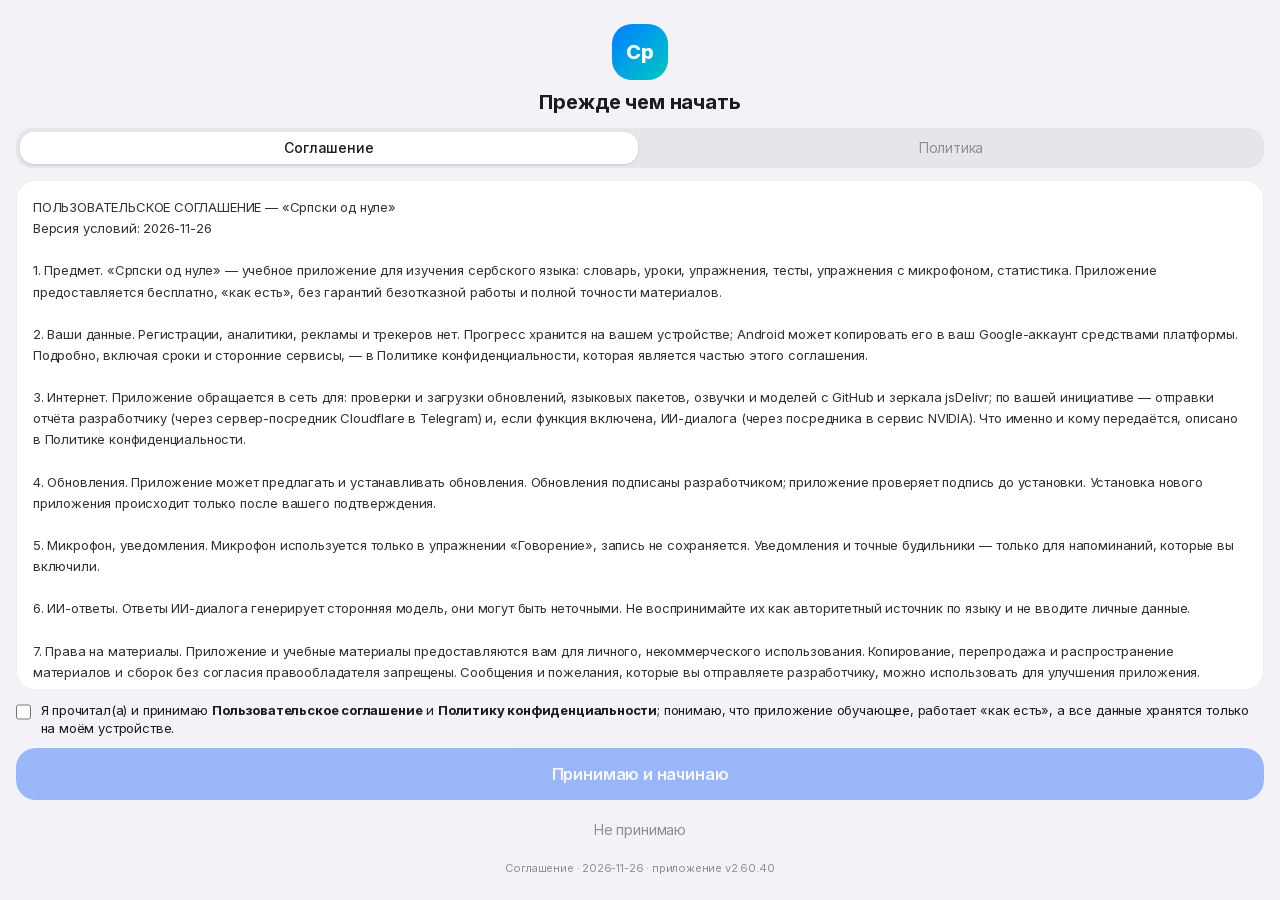
<file: index.html>
<!DOCTYPE html><!--V6xD59JabI8rD1GMH9ZsF--><html lang="ru"><head><script src="/core.js"></script><meta charSet="utf-8"/><meta name="viewport" content="width=device-width, initial-scale=1, viewport-fit=cover"/><link rel="preload" href="/_next/static/media/83afe278b6a6bb3c-s.p.3a6ba036.woff2" as="font" crossorigin="" type="font/woff2"/><link rel="preload" href="/_next/static/media/9c72aa0f40e4eef8-s.p.18a48cbc.woff2" as="font" crossorigin="" type="font/woff2"/><link rel="stylesheet" href="/_next/static/chunks/fa57aa5c4d4382da.css" data-precedence="next"/><link rel="stylesheet" href="/_next/static/chunks/13c7af4aa53c4551.css" data-precedence="next"/><link rel="preload" as="script" fetchPriority="low" href="/_next/static/chunks/e7fd00182ce2ff9a.js"/><script src="/_next/static/chunks/771dedee3f5e1621.js" async=""></script><script src="/_next/static/chunks/4790e6193dad7587.js" async=""></script><script src="/_next/static/chunks/turbopack-d7e057b972ac6b3d.js" async=""></script><script src="/_next/static/chunks/d02e7901da866a81.js" async=""></script><script src="/_next/static/chunks/5591ed0baed94843.js" async=""></script><script src="/_next/static/chunks/f795227749618145.js" async=""></script><script src="/_next/static/chunks/b1b9094c270424e2.js" async=""></script><script src="/_next/static/chunks/6f7631cae7fb743c.js" async=""></script><script src="/_next/static/chunks/c4d00bb351d0aa97.js" async=""></script><script src="/_next/static/chunks/9142010ddb8c0f4f.js" async=""></script><script src="/_next/static/chunks/afbcabed994797c7.js" async=""></script><meta name="next-size-adjust" content=""/><meta name="theme-color" media="(prefers-color-scheme: light)" content="#f2f2f7"/><meta name="theme-color" media="(prefers-color-scheme: dark)" content="#000000"/><title>Српски од нуле — учим сербский с нуля</title><meta name="description" content="Интерактивный курс сербского языка: словарь на 5001 слово, урок дня, интервальные повторения, тесты и сохранение прогресса."/><link rel="manifest" href="/manifest.webmanifest"/><meta name="keywords" content="сербский язык,изучение сербского,словарь,интервальные повторения"/><meta name="mobile-web-app-capable" content="yes"/><meta name="apple-mobile-web-app-title" content="Српски од нуле"/><meta name="apple-mobile-web-app-status-bar-style" content="default"/><link rel="icon" href="/pwa-192.png" sizes="192x192" type="image/png"/><link rel="apple-touch-icon" href="/apple-touch-icon.png" sizes="180x180" type="image/png"/><script src="/_next/static/chunks/a6dad97d9634a72d.js" noModule=""></script></head><body class="inter_a21f69b3-module___5Pz8a__variable antialiased bg-background text-foreground font-sans"><div hidden=""><!--$--><!--/$--></div><script>(function(){try{if(!('serviceWorker' in navigator)||!window.isSecureContext)return;var n=!!(window.Capacitor&&window.Capacitor.isNativePlatform&&window.Capacitor.isNativePlatform());var r=function(){navigator.serviceWorker.register('/sw.js?mode='+(n?'native':'web')).catch(function(){})};r()}catch(e){}})();</script><script>((a,b,c,d,e,f,g,h)=>{let i=document.documentElement,j=["light","dark"];function k(b){var c;(Array.isArray(a)?a:[a]).forEach(a=>{let c="class"===a,d=c&&f?e.map(a=>f[a]||a):e;c?(i.classList.remove(...d),i.classList.add(f&&f[b]?f[b]:b)):i.setAttribute(a,b)}),c=b,h&&j.includes(c)&&(i.style.colorScheme=c)}if(d)k(d);else try{let a=localStorage.getItem(b)||c,d=g&&"system"===a?window.matchMedia("(prefers-color-scheme: dark)").matches?"dark":"light":a;k(d)}catch(a){}})("class","theme","light",null,["light","dark"],null,false,true)</script><!--$--><!--/$--><section aria-label="Notifications alt+T" tabindex="-1" aria-live="polite" aria-relevant="additions text" aria-atomic="false" data-react-aria-top-layer="true"></section><script src="/_next/static/chunks/e7fd00182ce2ff9a.js" id="_R_" async=""></script><script>(self.__next_f=self.__next_f||[]).push([0])</script><script>self.__next_f.push([1,"1:\"$Sreact.fragment\"\n2:I[27423,[\"/_next/static/chunks/d02e7901da866a81.js\",\"/_next/static/chunks/5591ed0baed94843.js\"],\"ThemeProvider\"]\n3:I[39756,[\"/_next/static/chunks/f795227749618145.js\"],\"default\"]\n4:I[37457,[\"/_next/static/chunks/f795227749618145.js\"],\"default\"]\n5:I[13354,[\"/_next/static/chunks/d02e7901da866a81.js\",\"/_next/static/chunks/5591ed0baed94843.js\"],\"Toaster\"]\n6:I[47257,[\"/_next/static/chunks/f795227749618145.js\"],\"ClientPageRoot\"]\n7:I[52683,[\"/_next/static/chunks/d02e7901da866a81.js\",\"/_next/static/chunks/5591ed0baed94843.js\",\"/_next/static/chunks/b1b9094c270424e2.js\",\"/_next/static/chunks/6f7631cae7fb743c.js\",\"/_next/static/chunks/c4d00bb351d0aa97.js\",\"/_next/static/chunks/9142010ddb8c0f4f.js\",\"/_next/static/chunks/afbcabed994797c7.js\"],\"default\"]\na:I[97367,[\"/_next/static/chunks/f795227749618145.js\"],\"OutletBoundary\"]\nb:\"$Sreact.suspense\"\nd:I[97367,[\"/_next/static/chunks/f795227749618145.js\"],\"ViewportBoundary\"]\nf:I[97367,[\"/_next/static/chunks/f795227749618145.js\"],\"MetadataBoundary\"]\n11:I[68027,[\"/_next/static/chunks/f795227749618145.js\"],\"default\"]\n:HL[\"/_next/static/chunks/fa57aa5c4d4382da.css\",\"style\"]\n:HL[\"/_next/static/chunks/13c7af4aa53c4551.css\",\"style\"]\n:HL[\"/_next/static/media/83afe278b6a6bb3c-s.p.3a6ba036.woff2\",\"font\",{\"crossOrigin\":\"\",\"type\":\"font/woff2\"}]\n:HL[\"/_next/static/media/9c72aa0f40e4eef8-s.p.18a48cbc.woff2\",\"font\",{\"crossOrigin\":\"\",\"type\":\"font/woff2\"}]\n"])</script><script>self.__next_f.push([1,"0:{\"P\":null,\"b\":\"V6xD59JabI8rD1GMH9ZsF\",\"c\":[\"\",\"\"],\"q\":\"\",\"i\":false,\"f\":[[[\"\",{\"children\":[\"__PAGE__\",{}]},\"$undefined\",\"$undefined\",true],[[\"$\",\"$1\",\"c\",{\"children\":[[[\"$\",\"link\",\"0\",{\"rel\":\"stylesheet\",\"href\":\"/_next/static/chunks/fa57aa5c4d4382da.css\",\"precedence\":\"next\",\"crossOrigin\":\"$undefined\",\"nonce\":\"$undefined\"}],[\"$\",\"link\",\"1\",{\"rel\":\"stylesheet\",\"href\":\"/_next/static/chunks/13c7af4aa53c4551.css\",\"precedence\":\"next\",\"crossOrigin\":\"$undefined\",\"nonce\":\"$undefined\"}],[\"$\",\"script\",\"script-0\",{\"src\":\"/_next/static/chunks/d02e7901da866a81.js\",\"async\":true,\"nonce\":\"$undefined\"}],[\"$\",\"script\",\"script-1\",{\"src\":\"/_next/static/chunks/5591ed0baed94843.js\",\"async\":true,\"nonce\":\"$undefined\"}]],[\"$\",\"html\",null,{\"lang\":\"ru\",\"suppressHydrationWarning\":true,\"children\":[\"$\",\"body\",null,{\"className\":\"inter_a21f69b3-module___5Pz8a__variable antialiased bg-background text-foreground font-sans\",\"children\":[[\"$\",\"script\",null,{\"dangerouslySetInnerHTML\":{\"__html\":\"(function(){try{if(!('serviceWorker' in navigator)||!window.isSecureContext)return;var n=!!(window.Capacitor\u0026\u0026window.Capacitor.isNativePlatform\u0026\u0026window.Capacitor.isNativePlatform());var r=function(){navigator.serviceWorker.register('/sw.js?mode='+(n?'native':'web')).catch(function(){})};r()}catch(e){}})();\"}}],[\"$\",\"$L2\",null,{\"attribute\":\"class\",\"defaultTheme\":\"light\",\"enableSystem\":false,\"disableTransitionOnChange\":true,\"children\":[[\"$\",\"$L3\",null,{\"parallelRouterKey\":\"children\",\"error\":\"$undefined\",\"errorStyles\":\"$undefined\",\"errorScripts\":\"$undefined\",\"template\":[\"$\",\"$L4\",null,{}],\"templateStyles\":\"$undefined\",\"templateScripts\":\"$undefined\",\"notFound\":[[[\"$\",\"title\",null,{\"children\":\"404: This page could not be found.\"}],[\"$\",\"div\",null,{\"style\":{\"fontFamily\":\"system-ui,\\\"Segoe UI\\\",Roboto,Helvetica,Arial,sans-serif,\\\"Apple Color Emoji\\\",\\\"Segoe UI Emoji\\\"\",\"height\":\"100vh\",\"textAlign\":\"center\",\"display\":\"flex\",\"flexDirection\":\"column\",\"alignItems\":\"center\",\"justifyContent\":\"center\"},\"children\":[\"$\",\"div\",null,{\"children\":[[\"$\",\"style\",null,{\"dangerouslySetInnerHTML\":{\"__html\":\"body{color:#000;background:#fff;margin:0}.next-error-h1{border-right:1px solid rgba(0,0,0,.3)}@media (prefers-color-scheme:dark){body{color:#fff;background:#000}.next-error-h1{border-right:1px solid rgba(255,255,255,.3)}}\"}}],[\"$\",\"h1\",null,{\"className\":\"next-error-h1\",\"style\":{\"display\":\"inline-block\",\"margin\":\"0 20px 0 0\",\"padding\":\"0 23px 0 0\",\"fontSize\":24,\"fontWeight\":500,\"verticalAlign\":\"top\",\"lineHeight\":\"49px\"},\"children\":404}],[\"$\",\"div\",null,{\"style\":{\"display\":\"inline-block\"},\"children\":[\"$\",\"h2\",null,{\"style\":{\"fontSize\":14,\"fontWeight\":400,\"lineHeight\":\"49px\",\"margin\":0},\"children\":\"This page could not be found.\"}]}]]}]}]],[]],\"forbidden\":\"$undefined\",\"unauthorized\":\"$undefined\"}],[\"$\",\"$L5\",null,{\"position\":\"top-center\",\"richColors\":true}]]}]]}]}]]}],{\"children\":[[\"$\",\"$1\",\"c\",{\"children\":[[\"$\",\"$L6\",null,{\"Component\":\"$7\",\"serverProvidedParams\":{\"searchParams\":{},\"params\":{},\"promises\":[\"$@8\",\"$@9\"]}}],[[\"$\",\"script\",\"script-0\",{\"src\":\"/_next/static/chunks/b1b9094c270424e2.js\",\"async\":true,\"nonce\":\"$undefined\"}],[\"$\",\"script\",\"script-1\",{\"src\":\"/_next/static/chunks/6f7631cae7fb743c.js\",\"async\":true,\"nonce\":\"$undefined\"}],[\"$\",\"script\",\"script-2\",{\"src\":\"/_next/static/chunks/c4d00bb351d0aa97.js\",\"async\":true,\"nonce\":\"$undefined\"}],[\"$\",\"script\",\"script-3\",{\"src\":\"/_next/static/chunks/9142010ddb8c0f4f.js\",\"async\":true,\"nonce\":\"$undefined\"}],[\"$\",\"script\",\"script-4\",{\"src\":\"/_next/static/chunks/afbcabed994797c7.js\",\"async\":true,\"nonce\":\"$undefined\"}]],[\"$\",\"$La\",null,{\"children\":[\"$\",\"$b\",null,{\"name\":\"Next.MetadataOutlet\",\"children\":\"$@c\"}]}]]}],{},null,false,false]},null,false,false],[\"$\",\"$1\",\"h\",{\"children\":[null,[\"$\",\"$Ld\",null,{\"children\":\"$Le\"}],[\"$\",\"div\",null,{\"hidden\":true,\"children\":[\"$\",\"$Lf\",null,{\"children\":[\"$\",\"$b\",null,{\"name\":\"Next.Metadata\",\"children\":\"$L10\"}]}]}],[\"$\",\"meta\",null,{\"name\":\"next-size-adjust\",\"content\":\"\"}]]}],false]],\"m\":\"$undefined\",\"G\":[\"$11\",[]],\"S\":true}\n"])</script><script>self.__next_f.push([1,"8:{}\n9:\"$0:f:0:1:1:children:0:props:children:0:props:serverProvidedParams:params\"\n"])</script><script>self.__next_f.push([1,"e:[[\"$\",\"meta\",\"0\",{\"charSet\":\"utf-8\"}],[\"$\",\"meta\",\"1\",{\"name\":\"viewport\",\"content\":\"width=device-width, initial-scale=1, viewport-fit=cover\"}],[\"$\",\"meta\",\"2\",{\"name\":\"theme-color\",\"media\":\"(prefers-color-scheme: light)\",\"content\":\"#f2f2f7\"}],[\"$\",\"meta\",\"3\",{\"name\":\"theme-color\",\"media\":\"(prefers-color-scheme: dark)\",\"content\":\"#000000\"}]]\n"])</script><script>self.__next_f.push([1,"12:I[27201,[\"/_next/static/chunks/f795227749618145.js\"],\"IconMark\"]\nc:null\n10:[[\"$\",\"title\",\"0\",{\"children\":\"Српски од нуле — учим сербский с нуля\"}],[\"$\",\"meta\",\"1\",{\"name\":\"description\",\"content\":\"Интерактивный курс сербского языка: словарь на 5001 слово, урок дня, интервальные повторения, тесты и сохранение прогресса.\"}],[\"$\",\"link\",\"2\",{\"rel\":\"manifest\",\"href\":\"/manifest.webmanifest\",\"crossOrigin\":\"$undefined\"}],[\"$\",\"meta\",\"3\",{\"name\":\"keywords\",\"content\":\"сербский язык,изучение сербского,словарь,интервальные повторения\"}],[\"$\",\"meta\",\"4\",{\"name\":\"mobile-web-app-capable\",\"content\":\"yes\"}],[\"$\",\"meta\",\"5\",{\"name\":\"apple-mobile-web-app-title\",\"content\":\"Српски од нуле\"}],[\"$\",\"meta\",\"6\",{\"name\":\"apple-mobile-web-app-status-bar-style\",\"content\":\"default\"}],[\"$\",\"link\",\"7\",{\"rel\":\"icon\",\"href\":\"/pwa-192.png\",\"sizes\":\"192x192\",\"type\":\"image/png\"}],[\"$\",\"link\",\"8\",{\"rel\":\"apple-touch-icon\",\"href\":\"/apple-touch-icon.png\",\"sizes\":\"180x180\",\"type\":\"image/png\"}],[\"$\",\"$L12\",\"9\",{}]]\n"])</script></body></html>
</file>
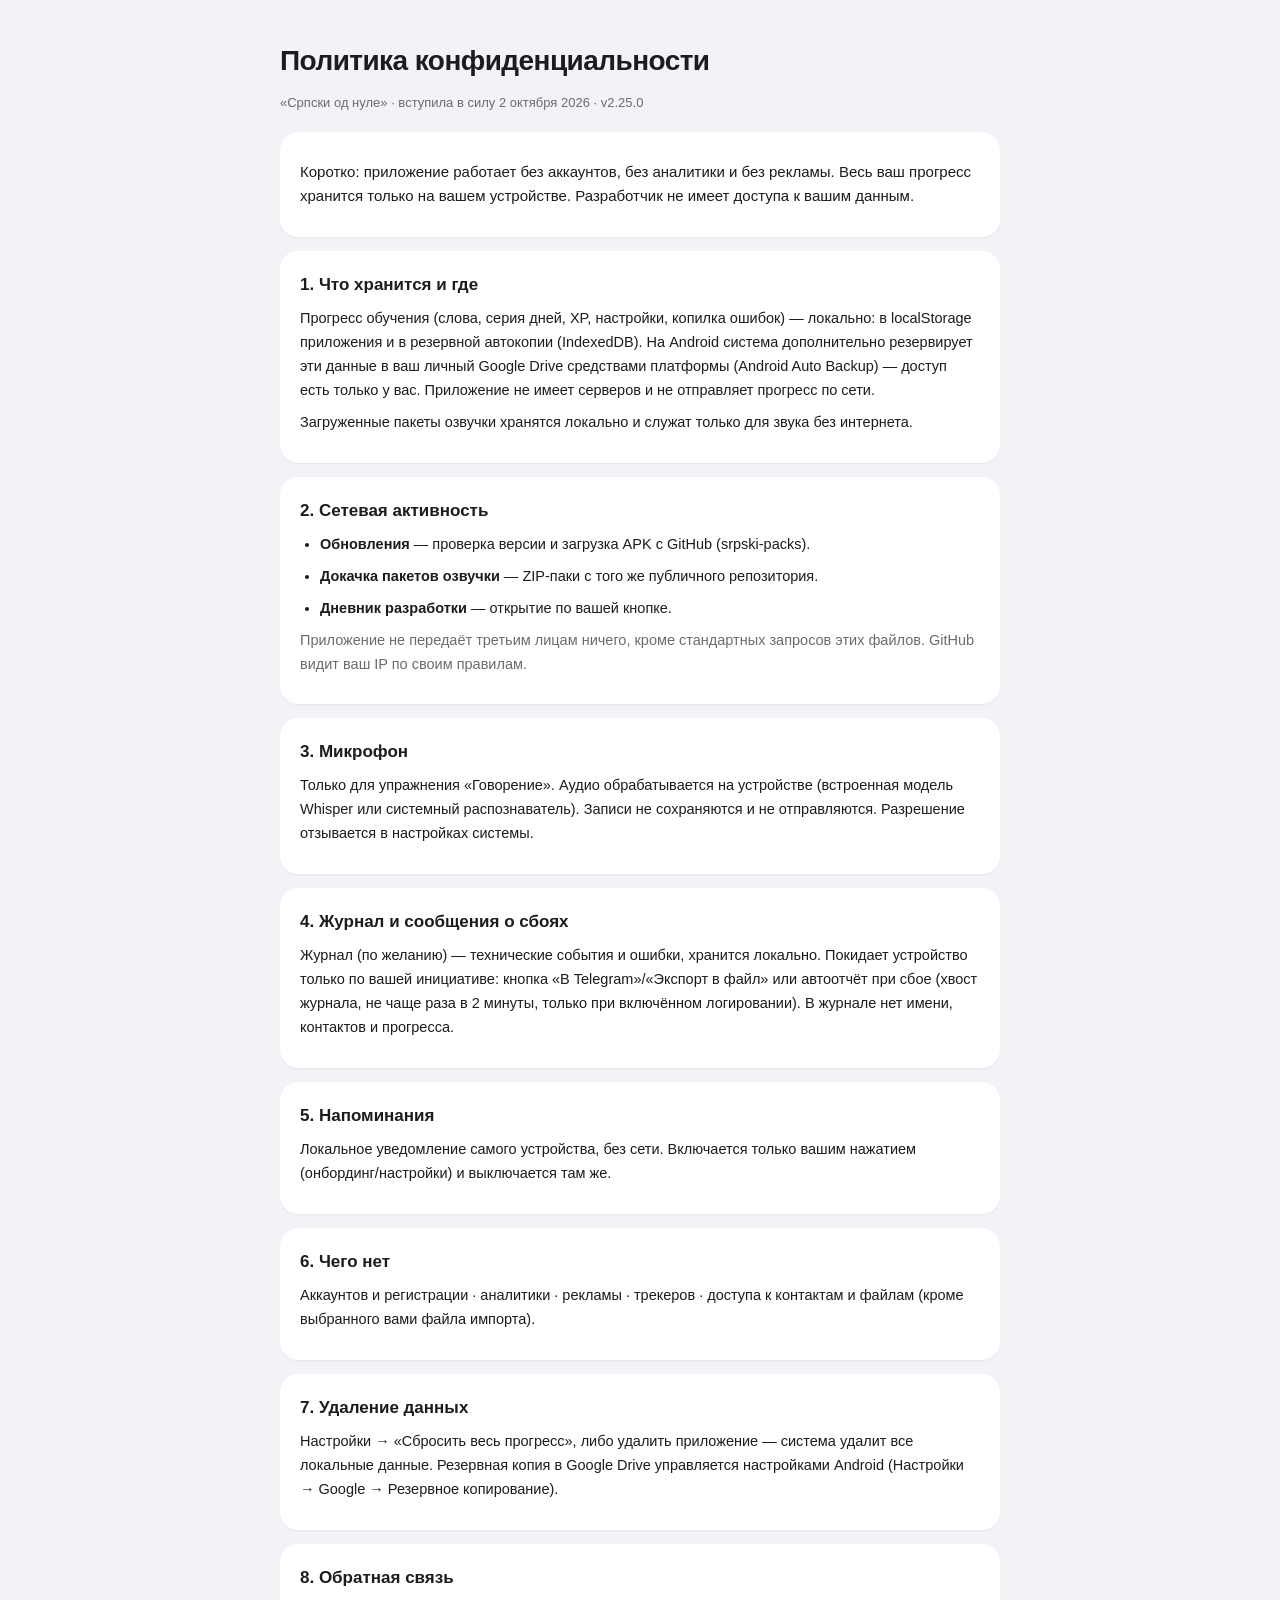
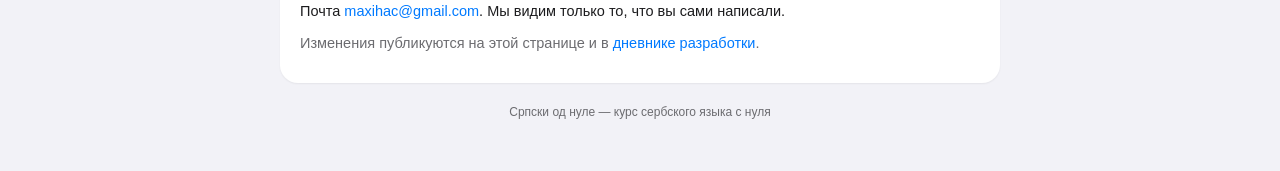
<file: privacy.html>
<!DOCTYPE html>
<html lang="ru">
<head>
<meta charset="utf-8">
<meta name="viewport" content="width=device-width, initial-scale=1, viewport-fit=cover">
<title>Политика конфиденциальности — Српски од нуле</title>
<style>
  :root {
    --bg: #f2f2f7; --card: #ffffff; --text: #1c1c1e; --muted: #6c6c70;
    --link: #007AFF; --line: rgba(0,0,0,.08);
  }
  @media (prefers-color-scheme: dark) {
    :root { --bg: #000000; --card: #1c1c1e; --text: #f2f2f7; --muted: #98989f; --link: #0A84FF; --line: rgba(255,255,255,.12); }
  }
  * { box-sizing: border-box; }
  body { margin: 0; background: var(--bg); color: var(--text);
    font: 16px/1.65 -apple-system, BlinkMacSystemFont, "Segoe UI", Roboto, sans-serif;
    padding: max(20px, env(safe-area-inset-top)) 16px 40px; }
  .wrap { max-width: 720px; margin: 0 auto; }
  h1 { font-size: 28px; letter-spacing: -.02em; margin: 18px 0 4px; }
  .meta { color: var(--muted); font-size: 13px; margin-bottom: 18px; }
  .card { background: var(--card); border-radius: 18px; padding: 20px; margin: 14px 0;
    box-shadow: 0 1px 2px rgba(0,0,0,.06); }
  h2 { font-size: 17px; margin: 0 0 8px; }
  p, li { font-size: 14.5px; color: var(--text); margin: 8px 0; }
  .muted { color: var(--muted); }
  a { color: var(--link); text-decoration: none; }
  .lead { font-size: 15px; font-weight: 500; }
  ul { padding-left: 20px; margin: 6px 0; }
</style>
</head>
<body>
<div class="wrap">
  <h1>Политика конфиденциальности</h1>
  <p class="meta">«Српски од нуле» · вступила в силу 2 октября 2026 · v2.25.0</p>

  <div class="card">
    <p class="lead">Коротко: приложение работает без аккаунтов, без аналитики и без рекламы. Весь ваш прогресс хранится только на вашем устройстве. Разработчик не имеет доступа к вашим данным.</p>
  </div>

  <div class="card">
    <h2>1. Что хранится и где</h2>
    <p>Прогресс обучения (слова, серия дней, XP, настройки, копилка ошибок) — локально: в localStorage приложения и в резервной автокопии (IndexedDB). На Android система дополнительно резервирует эти данные в ваш личный Google Drive средствами платформы (Android Auto Backup) — доступ есть только у вас. Приложение не имеет серверов и не отправляет прогресс по сети.</p>
    <p>Загруженные пакеты озвучки хранятся локально и служат только для звука без интернета.</p>
  </div>

  <div class="card">
    <h2>2. Сетевая активность</h2>
    <ul>
      <li><b>Обновления</b> — проверка версии и загрузка APK с GitHub (srpski-packs).</li>
      <li><b>Докачка пакетов озвучки</b> — ZIP-паки с того же публичного репозитория.</li>
      <li><b>Дневник разработки</b> — открытие по вашей кнопке.</li>
    </ul>
    <p class="muted">Приложение не передаёт третьим лицам ничего, кроме стандартных запросов этих файлов. GitHub видит ваш IP по своим правилам.</p>
  </div>

  <div class="card">
    <h2>3. Микрофон</h2>
    <p>Только для упражнения «Говорение». Аудио обрабатывается на устройстве (встроенная модель Whisper или системный распознаватель). Записи не сохраняются и не отправляются. Разрешение отзывается в настройках системы.</p>
  </div>

  <div class="card">
    <h2>4. Журнал и сообщения о сбоях</h2>
    <p>Журнал (по желанию) — технические события и ошибки, хранится локально. Покидает устройство только по вашей инициативе: кнопка «В Telegram»/«Экспорт в файл» или автоотчёт при сбое (хвост журнала, не чаще раза в 2 минуты, только при включённом логировании). В журнале нет имени, контактов и прогресса.</p>
  </div>

  <div class="card">
    <h2>5. Напоминания</h2>
    <p>Локальное уведомление самого устройства, без сети. Включается только вашим нажатием (онбординг/настройки) и выключается там же.</p>
  </div>

  <div class="card">
    <h2>6. Чего нет</h2>
    <p>Аккаунтов и регистрации · аналитики · рекламы · трекеров · доступа к контактам и файлам (кроме выбранного вами файла импорта).</p>
  </div>

  <div class="card">
    <h2>7. Удаление данных</h2>
    <p>Настройки → «Сбросить весь прогресс», либо удалить приложение — система удалит все локальные данные. Резервная копия в Google Drive управляется настройками Android (Настройки → Google → Резервное копирование).</p>
  </div>

  <div class="card">
    <h2>8. Обратная связь</h2>
    <p>Почта <a href="mailto:maxihac@gmail.com">maxihac@gmail.com</a>. Мы видим только то, что вы сами написали.</p>
    <p class="muted">Изменения публикуются на этой странице и в <a href="https://github.com/maxihac-ux/srpski-packs/blob/main/devlog.md">дневнике разработки</a>.</p>
  </div>

  <p class="muted" style="text-align:center; font-size:12px; margin-top:20px">Српски од нуле — курс сербского языка с нуля</p>
</div>
</body>
</html>
</file>
<file: _next/static/chunks/fa57aa5c4d4382da.css>
@font-face{font-family:Inter;font-style:normal;font-weight:100 900;font-display:swap;src:url(../media/2c55a0e60120577a-s.2a48534a.woff2)format("woff2");unicode-range:U+460-52F,U+1C80-1C8A,U+20B4,U+2DE0-2DFF,U+A640-A69F,U+FE2E-FE2F}@font-face{font-family:Inter;font-style:normal;font-weight:100 900;font-display:swap;src:url(../media/9c72aa0f40e4eef8-s.p.18a48cbc.woff2)format("woff2");unicode-range:U+301,U+400-45F,U+490-491,U+4B0-4B1,U+2116}@font-face{font-family:Inter;font-style:normal;font-weight:100 900;font-display:swap;src:url(../media/ad66f9afd8947f86-s.7a40eb73.woff2)format("woff2");unicode-range:U+1F??}@font-face{font-family:Inter;font-style:normal;font-weight:100 900;font-display:swap;src:url(../media/5476f68d60460930-s.c995e352.woff2)format("woff2");unicode-range:U+370-377,U+37A-37F,U+384-38A,U+38C,U+38E-3A1,U+3A3-3FF}@font-face{font-family:Inter;font-style:normal;font-weight:100 900;font-display:swap;src:url(../media/2bbe8d2671613f1f-s.76dcb0b2.woff2)format("woff2");unicode-range:U+102-103,U+110-111,U+128-129,U+168-169,U+1A0-1A1,U+1AF-1B0,U+300-301,U+303-304,U+308-309,U+323,U+329,U+1EA0-1EF9,U+20AB}@font-face{font-family:Inter;font-style:normal;font-weight:100 900;font-display:swap;src:url(../media/1bffadaabf893a1e-s.7cd81963.woff2)format("woff2");unicode-range:U+100-2BA,U+2BD-2C5,U+2C7-2CC,U+2CE-2D7,U+2DD-2FF,U+304,U+308,U+329,U+1D00-1DBF,U+1E00-1E9F,U+1EF2-1EFF,U+2020,U+20A0-20AB,U+20AD-20C4,U+2113,U+2C60-2C7F,U+A720-A7FF}@font-face{font-family:Inter;font-style:normal;font-weight:100 900;font-display:swap;src:url(../media/83afe278b6a6bb3c-s.p.3a6ba036.woff2)format("woff2");unicode-range:U+??,U+131,U+152-153,U+2BB-2BC,U+2C6,U+2DA,U+2DC,U+304,U+308,U+329,U+2000-206F,U+20AC,U+2122,U+2191,U+2193,U+2212,U+2215,U+FEFF,U+FFFD}@font-face{font-family:Inter Fallback;src:local(Arial);ascent-override:90.44%;descent-override:22.52%;line-gap-override:0.0%;size-adjust:107.12%}.inter_a21f69b3-module___5Pz8a__className{font-family:Inter,Inter Fallback;font-style:normal}.inter_a21f69b3-module___5Pz8a__variable{--font-inter:"Inter","Inter Fallback"}
</file>
<file: _next/static/chunks/13c7af4aa53c4551.css>
@layer properties{@supports (((-webkit-hyphens:none)) and (not (margin-trim:block))) or ((-moz-orient:inline) and (not (color:rgb(from red r g b)))){*,:before,:after,::backdrop{--tw-translate-x:0;--tw-translate-y:0;--tw-translate-z:0;--tw-scale-x:1;--tw-scale-y:1;--tw-scale-z:1;--tw-rotate-x:initial;--tw-rotate-y:initial;--tw-rotate-z:initial;--tw-skew-x:initial;--tw-skew-y:initial;--tw-pan-x:initial;--tw-pan-y:initial;--tw-pinch-zoom:initial;--tw-space-y-reverse:0;--tw-space-x-reverse:0;--tw-divide-x-reverse:0;--tw-border-style:solid;--tw-divide-y-reverse:0;--tw-gradient-position:initial;--tw-gradient-from:#0000;--tw-gradient-via:#0000;--tw-gradient-to:#0000;--tw-gradient-stops:initial;--tw-gradient-via-stops:initial;--tw-gradient-from-position:0%;--tw-gradient-via-position:50%;--tw-gradient-to-position:100%;--tw-leading:initial;--tw-font-weight:initial;--tw-tracking:initial;--tw-ordinal:initial;--tw-slashed-zero:initial;--tw-numeric-figure:initial;--tw-numeric-spacing:initial;--tw-numeric-fraction:initial;--tw-shadow:0 0 #0000;--tw-shadow-color:initial;--tw-shadow-alpha:100%;--tw-inset-shadow:0 0 #0000;--tw-inset-shadow-color:initial;--tw-inset-shadow-alpha:100%;--tw-ring-color:initial;--tw-ring-shadow:0 0 #0000;--tw-inset-ring-color:initial;--tw-inset-ring-shadow:0 0 #0000;--tw-ring-inset:initial;--tw-ring-offset-width:0px;--tw-ring-offset-color:#fff;--tw-ring-offset-shadow:0 0 #0000;--tw-outline-style:solid;--tw-blur:initial;--tw-brightness:initial;--tw-contrast:initial;--tw-grayscale:initial;--tw-hue-rotate:initial;--tw-invert:initial;--tw-opacity:initial;--tw-saturate:initial;--tw-sepia:initial;--tw-drop-shadow:initial;--tw-drop-shadow-color:initial;--tw-drop-shadow-alpha:100%;--tw-drop-shadow-size:initial;--tw-backdrop-blur:initial;--tw-backdrop-brightness:initial;--tw-backdrop-contrast:initial;--tw-backdrop-grayscale:initial;--tw-backdrop-hue-rotate:initial;--tw-backdrop-invert:initial;--tw-backdrop-opacity:initial;--tw-backdrop-saturate:initial;--tw-backdrop-sepia:initial;--tw-duration:initial;--tw-ease:initial}}}@layer theme{:root,:host{--font-mono:ui-monospace,SFMono-Regular,Menlo,Monaco,Consolas,"Liberation Mono","Courier New",monospace;--color-red-500:#fb2c36;--color-orange-300:#ffb96d;--color-orange-500:#fe6e00;--color-orange-600:#f05100;--color-amber-50:#fffbeb;--color-amber-300:#ffd236;--color-amber-400:#fcbb00;--color-amber-500:#f99c00;--color-amber-600:#dd7400;--color-amber-700:#b75000;--color-amber-800:#953d00;--color-amber-950:#461901;--color-emerald-50:#ecfdf5;--color-emerald-300:#5ee9b5;--color-emerald-400:#00d294;--color-emerald-500:#00bb7f;--color-emerald-600:#009767;--color-emerald-700:#007956;--color-emerald-800:#005f46;--color-emerald-950:#002c22;--color-teal-50:#f0fdfa;--color-teal-300:#46ecd5;--color-teal-700:#00776e;--color-teal-800:#005f5a;--color-teal-950:#022f2e;--color-sky-50:#f0f9ff;--color-sky-300:#77d4ff;--color-sky-700:#0069a4;--color-sky-800:#005986;--color-sky-950:#052f4a;--color-blue-600:#155dfc;--color-violet-50:#f5f3ff;--color-violet-300:#c4b4ff;--color-violet-700:#7008e7;--color-violet-800:#5d0ec0;--color-violet-950:#2f0d68;--color-rose-50:#fff1f2;--color-rose-300:#ffa2ae;--color-rose-500:#ff2357;--color-rose-600:#e70044;--color-rose-700:#c20039;--color-rose-800:#a30037;--color-rose-950:#4d0218;--color-zinc-100:#f4f4f5;--color-zinc-300:#d4d4d8;--color-zinc-900:#18181b;--color-black:#000;--color-white:#fff;--spacing:.25rem;--container-xs:20rem;--container-sm:24rem;--container-md:28rem;--container-lg:32rem;--container-xl:36rem;--container-4xl:56rem;--text-xs:.75rem;--text-xs--line-height:calc(1/.75);--text-sm:.875rem;--text-sm--line-height:calc(1.25/.875);--text-base:1rem;--text-base--line-height:calc(1.5/1);--text-lg:1.125rem;--text-lg--line-height:calc(1.75/1.125);--text-xl:1.25rem;--text-xl--line-height:calc(1.75/1.25);--text-2xl:1.5rem;--text-2xl--line-height:calc(2/1.5);--text-3xl:1.875rem;--text-3xl--line-height:calc(2.25/1.875);--text-4xl:2.25rem;--text-4xl--line-height:calc(2.5/2.25);--text-5xl:3rem;--text-5xl--line-height:1;--font-weight-normal:400;--font-weight-medium:500;--font-weight-semibold:600;--font-weight-bold:700;--font-weight-extrabold:800;--font-weight-black:900;--tracking-tight:-.025em;--tracking-wide:.025em;--leading-tight:1.25;--leading-snug:1.375;--leading-relaxed:1.625;--radius-xs:.125rem;--ease-in:cubic-bezier(.4,0,1,1);--ease-out:cubic-bezier(0,0,.2,1);--ease-in-out:cubic-bezier(.4,0,.2,1);--animate-spin:spin 1s linear infinite;--animate-ping:ping 1s cubic-bezier(0,0,.2,1)infinite;--animate-pulse:pulse 2s cubic-bezier(.4,0,.6,1)infinite;--default-transition-duration:.15s;--default-transition-timing-function:cubic-bezier(.4,0,.2,1);--default-font-family:-apple-system,BlinkMacSystemFont,"SF Pro Text","SF Pro Display",var(--font-inter),"Segoe UI",Roboto,"Helvetica Neue",Arial,sans-serif;--default-mono-font-family:var(--font-mono)}@supports (color:lab(0% 0 0)){:root,:host{--color-red-500:lab(55.4814% 75.0732 48.8528);--color-orange-300:lab(80.8059% 21.7313 50.4455);--color-orange-500:lab(64.272% 57.1788 90.3583);--color-orange-600:lab(57.1026% 64.2584 89.8886);--color-amber-50:lab(98.6252% -.635922 8.42309);--color-amber-300:lab(86.4156% 6.13147 78.3961);--color-amber-400:lab(80.1641% 16.6016 99.2089);--color-amber-500:lab(72.7183% 31.8672 97.9407);--color-amber-600:lab(60.3514% 40.5624 87.1228);--color-amber-700:lab(47.2709% 42.9082 69.2966);--color-amber-800:lab(37.8822% 37.1699 52.2718);--color-amber-950:lab(15.8111% 20.9107 23.3752);--color-emerald-50:lab(97.8462% -6.94966 1.85487);--color-emerald-300:lab(83.9203% -48.7124 13.8849);--color-emerald-400:lab(75.0771% -60.7313 19.4147);--color-emerald-500:lab(66.9756% -58.27 19.5419);--color-emerald-600:lab(55.0481% -49.9246 15.93);--color-emerald-700:lab(44.4871% -41.0396 11.0361);--color-emerald-800:lab(35.3675% -33.1188 8.04002);--color-emerald-950:lab(15.0582% -17.9507 2.38369);--color-teal-50:lab(98.3189% -4.74921 -.111711);--color-teal-300:lab(84.8977% -48.1516 -1.3321);--color-teal-700:lab(44.4134% -33.1436 -4.22149);--color-teal-800:lab(35.5975% -26.6648 -4.34487);--color-teal-950:lab(16.6371% -15.3183 -3.81732);--color-sky-50:lab(97.3623% -2.33802 -4.13098);--color-sky-300:lab(80.3307% -20.2945 -31.385);--color-sky-700:lab(41.6013% -9.10804 -42.5647);--color-sky-800:lab(35.164% -9.57692 -34.4068);--color-sky-950:lab(17.8299% -5.31271 -21.1584);--color-blue-600:lab(44.0605% 29.0279 -86.0352);--color-violet-50:lab(96.2416% 2.28849 -5.51657);--color-violet-300:lab(76.7419% 18.3911 -37.0706);--color-violet-700:lab(35.2783% 67.9912 -88.793);--color-violet-800:lab(29.3188% 57.7986 -76.1493);--color-violet-950:lab(14.0706% 33.3353 -46.7553);--color-rose-50:lab(96.2369% 4.94155 1.28011);--color-rose-300:lab(76.6339% 38.3549 9.68835);--color-rose-500:lab(56.101% 79.4328 31.4532);--color-rose-600:lab(49.1882% 81.577 36.0311);--color-rose-700:lab(41.1651% 71.6251 30.3087);--color-rose-800:lab(34.6481% 60.802 20.1957);--color-rose-950:lab(14.2323% 34.0086 9.80922);--color-zinc-100:lab(96.1634% .0993311 -.364041);--color-zinc-300:lab(84.9837% .601262 -2.17986);--color-zinc-900:lab(8.30603% .618205 -2.16572)}}}@layer base{*,:after,:before,::backdrop{box-sizing:border-box;border:0 solid;margin:0;padding:0}::file-selector-button{box-sizing:border-box;border:0 solid;margin:0;padding:0}html,:host{-webkit-text-size-adjust:100%;tab-size:4;line-height:1.5;font-family:var(--default-font-family,-apple-system,BlinkMacSystemFont,"Segoe UI",Roboto,"Helvetica Neue","Noto Sans",Arial,sans-serif,"Apple Color Emoji","Segoe UI Emoji","Segoe UI Symbol","Noto Color Emoji");font-feature-settings:var(--default-font-feature-settings,normal);font-variation-settings:var(--default-font-variation-settings,normal);-webkit-tap-highlight-color:transparent}hr{height:0;color:inherit;border-top-width:1px}abbr:where([title]){-webkit-text-decoration:underline dotted;text-decoration:underline dotted}h1,h2,h3,h4,h5,h6{font-size:inherit;font-weight:inherit}a{color:inherit;-webkit-text-decoration:inherit;-webkit-text-decoration:inherit;-webkit-text-decoration:inherit;-webkit-text-decoration:inherit;text-decoration:inherit}b,strong{font-weight:bolder}code,kbd,samp,pre{font-family:var(--default-mono-font-family,ui-monospace,SFMono-Regular,Menlo,Monaco,Consolas,"Liberation Mono","Courier New",monospace);font-feature-settings:var(--default-mono-font-feature-settings,normal);font-variation-settings:var(--default-mono-font-variation-settings,normal);font-size:1em}small{font-size:80%}sub,sup{vertical-align:baseline;font-size:75%;line-height:0;position:relative}sub{bottom:-.25em}sup{top:-.5em}table{text-indent:0;border-color:inherit;border-collapse:collapse}:-moz-focusring:where(:not(iframe)){outline:auto}progress{vertical-align:baseline}summary{display:list-item}ol,ul,menu{list-style:none}img,svg,video,canvas,audio,iframe,embed,object{vertical-align:middle;display:block}img,video{max-width:100%;height:auto}button,input,select,optgroup,textarea{font:inherit;font-feature-settings:inherit;font-variation-settings:inherit;letter-spacing:inherit;color:inherit;opacity:1;background-color:#0000;border-radius:0}::file-selector-button{font:inherit;font-feature-settings:inherit;font-variation-settings:inherit;letter-spacing:inherit;color:inherit;opacity:1;background-color:#0000;border-radius:0}:where(select:is([multiple],[size])) optgroup{font-weight:bolder}:where(select:is([multiple],[size])) optgroup option{padding-inline-start:20px}::file-selector-button{margin-inline-end:4px}::placeholder{opacity:1}@supports (not ((-webkit-appearance:-apple-pay-button))) or (contain-intrinsic-size:1px){::placeholder{color:currentColor}@supports (color:color-mix(in lab, red, red)){::placeholder{color:color-mix(in oklab,currentcolor 50%,transparent)}}}textarea{resize:vertical}::-webkit-search-decoration{-webkit-appearance:none}::-webkit-date-and-time-value{min-height:1lh;text-align:inherit}::-webkit-datetime-edit{display:inline-flex}::-webkit-datetime-edit-fields-wrapper{padding:0}::-webkit-datetime-edit{padding-block:0}::-webkit-datetime-edit-year-field{padding-block:0}::-webkit-datetime-edit-month-field{padding-block:0}::-webkit-datetime-edit-day-field{padding-block:0}::-webkit-datetime-edit-hour-field{padding-block:0}::-webkit-datetime-edit-minute-field{padding-block:0}::-webkit-datetime-edit-second-field{padding-block:0}::-webkit-datetime-edit-millisecond-field{padding-block:0}::-webkit-datetime-edit-meridiem-field{padding-block:0}::-webkit-calendar-picker-indicator{line-height:1}:-moz-ui-invalid{box-shadow:none}button,input:where([type=button],[type=reset],[type=submit]){appearance:button}::file-selector-button{appearance:button}::-webkit-inner-spin-button{height:auto}::-webkit-outer-spin-button{height:auto}[hidden]:where(:not([hidden=until-found])){display:none!important}*{border-color:var(--border);outline-color:var(--ring)}body{background-color:var(--background);color:var(--foreground);font-feature-settings:"cv02","cv03";letter-spacing:-.011em}}@layer components;@layer utilities{.\@container\/card-header{container:card-header/inline-size}.\@container{container-type:inline-size}.pointer-events-auto{pointer-events:auto}.pointer-events-none{pointer-events:none}.collapse{visibility:collapse}.invisible{visibility:hidden}.visible{visibility:visible}.sr-only{clip-path:inset(50%);white-space:nowrap;border-width:0;width:1px;height:1px;margin:-1px;padding:0;position:absolute;overflow:hidden}.not-sr-only{clip-path:none;white-space:normal;width:auto;height:auto;margin:0;padding:0;position:static;overflow:visible}.absolute{position:absolute}.fixed{position:fixed}.relative{position:relative}.static{position:static}.sticky{position:sticky}.inset-0{inset:0}.inset-x-0{inset-inline:0}.-top-1{top:calc(var(--spacing)*-1)}.top-0{top:0}.top-1\.5{top:calc(var(--spacing)*1.5)}.top-1\/2{top:50%}.top-4{top:calc(var(--spacing)*4)}.top-\[50\%\]{top:50%}.-right-1\.5{right:calc(var(--spacing)*-1.5)}.-right-2\.5{right:calc(var(--spacing)*-2.5)}.right-1\.5{right:calc(var(--spacing)*1.5)}.right-2{right:calc(var(--spacing)*2)}.right-3{right:calc(var(--spacing)*3)}.right-4{right:calc(var(--spacing)*4)}.-bottom-1{bottom:calc(var(--spacing)*-1)}.bottom-0{bottom:0}.bottom-4{bottom:calc(var(--spacing)*4)}.bottom-\[76px\]{bottom:76px}.left-1\/2{left:50%}.left-3{left:calc(var(--spacing)*3)}.left-\[50\%\]{left:50%}.isolate{isolation:isolate}.isolation-auto{isolation:auto}.z-10{z-index:10}.z-40{z-index:40}.z-50{z-index:50}.z-\[60\]{z-index:60}.z-\[70\]{z-index:70}.z-\[80\]{z-index:80}.z-\[100\]{z-index:100}.col-span-2{grid-column:span 2/span 2}.col-start-2{grid-column-start:2}.row-span-2{grid-row:span 2/span 2}.row-start-1{grid-row-start:1}.container{width:100%}@media (min-width:40rem){.container{max-width:40rem}}@media (min-width:48rem){.container{max-width:48rem}}@media (min-width:64rem){.container{max-width:64rem}}@media (min-width:80rem){.container{max-width:80rem}}@media (min-width:96rem){.container{max-width:96rem}}.-mx-1{margin-inline:calc(var(--spacing)*-1)}.mx-0\.5{margin-inline:calc(var(--spacing)*.5)}.mx-1{margin-inline:var(--spacing)}.mx-4{margin-inline:calc(var(--spacing)*4)}.mx-auto{margin-inline:auto}.my-1{margin-block:var(--spacing)}.-mt-1{margin-top:calc(var(--spacing)*-1)}.mt-0\.5{margin-top:calc(var(--spacing)*.5)}.mt-1{margin-top:var(--spacing)}.mt-1\.5{margin-top:calc(var(--spacing)*1.5)}.mt-2{margin-top:calc(var(--spacing)*2)}.mt-2\.5{margin-top:calc(var(--spacing)*2.5)}.mt-3{margin-top:calc(var(--spacing)*3)}.mt-3\.5{margin-top:calc(var(--spacing)*3.5)}.mt-4{margin-top:calc(var(--spacing)*4)}.mt-5{margin-top:calc(var(--spacing)*5)}.mt-6{margin-top:calc(var(--spacing)*6)}.mt-8{margin-top:calc(var(--spacing)*8)}.mt-auto{margin-top:auto}.-mr-1{margin-right:calc(var(--spacing)*-1)}.-mr-1\.5{margin-right:calc(var(--spacing)*-1.5)}.-mr-2{margin-right:calc(var(--spacing)*-2)}.mr-1{margin-right:var(--spacing)}.mr-1\.5{margin-right:calc(var(--spacing)*1.5)}.mr-2{margin-right:calc(var(--spacing)*2)}.mb-0\.5{margin-bottom:calc(var(--spacing)*.5)}.mb-1{margin-bottom:var(--spacing)}.mb-1\.5{margin-bottom:calc(var(--spacing)*1.5)}.mb-2{margin-bottom:calc(var(--spacing)*2)}.mb-3{margin-bottom:calc(var(--spacing)*3)}.mb-4{margin-bottom:calc(var(--spacing)*4)}.mb-5{margin-bottom:calc(var(--spacing)*5)}.mb-6{margin-bottom:calc(var(--spacing)*6)}.-ml-3{margin-left:calc(var(--spacing)*-3)}.ml-0\.5{margin-left:calc(var(--spacing)*.5)}.ml-1{margin-left:var(--spacing)}.ml-1\.5{margin-left:calc(var(--spacing)*1.5)}.ml-2{margin-left:calc(var(--spacing)*2)}.ml-auto{margin-left:auto}.line-clamp-1{-webkit-line-clamp:1;-webkit-box-orient:vertical;display:-webkit-box;overflow:hidden}.line-clamp-2{-webkit-line-clamp:2;-webkit-box-orient:vertical;display:-webkit-box;overflow:hidden}.line-clamp-3{-webkit-line-clamp:3;-webkit-box-orient:vertical;display:-webkit-box;overflow:hidden}.\!hidden{display:none!important}.block{display:block}.contents{display:contents}.flex{display:flex}.flow-root{display:flow-root}.grid{display:grid}.hidden{display:none}.inline{display:inline}.inline-block{display:inline-block}.inline-flex{display:inline-flex}.inline-grid{display:inline-grid}.inline-table{display:inline-table}.list-item{display:list-item}.table{display:table}.table-caption{display:table-caption}.table-cell{display:table-cell}.table-column{display:table-column}.table-column-group{display:table-column-group}.table-footer-group{display:table-footer-group}.table-header-group{display:table-header-group}.table-row{display:table-row}.table-row-group{display:table-row-group}.field-sizing-content{field-sizing:content}.aspect-square{aspect-ratio:1}.size-3\.5{width:calc(var(--spacing)*3.5);height:calc(var(--spacing)*3.5)}.size-4{width:calc(var(--spacing)*4);height:calc(var(--spacing)*4)}.size-9{width:calc(var(--spacing)*9);height:calc(var(--spacing)*9)}.size-full{width:100%;height:100%}.h-1\.5{height:calc(var(--spacing)*1.5)}.h-2{height:calc(var(--spacing)*2)}.h-2\.5{height:calc(var(--spacing)*2.5)}.h-3{height:calc(var(--spacing)*3)}.h-3\.5{height:calc(var(--spacing)*3.5)}.h-4{height:calc(var(--spacing)*4)}.h-5{height:calc(var(--spacing)*5)}.h-6{height:calc(var(--spacing)*6)}.h-7{height:calc(var(--spacing)*7)}.h-8{height:calc(var(--spacing)*8)}.h-9{height:calc(var(--spacing)*9)}.h-10{height:calc(var(--spacing)*10)}.h-11{height:calc(var(--spacing)*11)}.h-12{height:calc(var(--spacing)*12)}.h-14{height:calc(var(--spacing)*14)}.h-16{height:calc(var(--spacing)*16)}.h-20{height:calc(var(--spacing)*20)}.h-24{height:calc(var(--spacing)*24)}.h-56{height:calc(var(--spacing)*56)}.h-\[1\.15rem\]{height:1.15rem}.h-\[18px\]{height:18px}.h-\[60vh\]{height:60vh}.h-\[var\(--radix-select-trigger-height\)\]{height:var(--radix-select-trigger-height)}.h-auto{height:auto}.h-full{height:100%}.h-px{height:1px}.max-h-\(--radix-select-content-available-height\){max-height:var(--radix-select-content-available-height)}.max-h-48{max-height:calc(var(--spacing)*48)}.max-h-56{max-height:calc(var(--spacing)*56)}.max-h-64{max-height:calc(var(--spacing)*64)}.max-h-72{max-height:calc(var(--spacing)*72)}.max-h-80{max-height:calc(var(--spacing)*80)}.max-h-\[85dvh\]{max-height:85dvh}.max-h-\[85vh\]{max-height:85vh}.min-h-4{min-height:calc(var(--spacing)*4)}.min-h-9{min-height:calc(var(--spacing)*9)}.min-h-12{min-height:calc(var(--spacing)*12)}.min-h-14{min-height:calc(var(--spacing)*14)}.min-h-16{min-height:calc(var(--spacing)*16)}.min-h-\[26px\]{min-height:26px}.min-h-\[28px\]{min-height:28px}.min-h-\[36px\]{min-height:36px}.min-h-\[44px\]{min-height:44px}.min-h-\[52px\]{min-height:52px}.min-h-\[64px\]{min-height:64px}.min-h-\[70vh\]{min-height:70vh}.min-h-\[88px\]{min-height:88px}.min-h-full{min-height:100%}.min-h-screen{min-height:100vh}.w-2{width:calc(var(--spacing)*2)}.w-2\.5{width:calc(var(--spacing)*2.5)}.w-3{width:calc(var(--spacing)*3)}.w-3\.5{width:calc(var(--spacing)*3.5)}.w-4{width:calc(var(--spacing)*4)}.w-5{width:calc(var(--spacing)*5)}.w-6{width:calc(var(--spacing)*6)}.w-7{width:calc(var(--spacing)*7)}.w-8{width:calc(var(--spacing)*8)}.w-9{width:calc(var(--spacing)*9)}.w-10{width:calc(var(--spacing)*10)}.w-11{width:calc(var(--spacing)*11)}.w-12{width:calc(var(--spacing)*12)}.w-14{width:calc(var(--spacing)*14)}.w-16{width:calc(var(--spacing)*16)}.w-20{width:calc(var(--spacing)*20)}.w-24{width:calc(var(--spacing)*24)}.w-56{width:calc(var(--spacing)*56)}.w-\[18px\]{width:18px}.w-\[72px\]{width:72px}.w-fit{width:fit-content}.w-full{width:100%}.w-px{width:1px}.max-w-4xl{max-width:var(--container-4xl)}.max-w-\[85\%\]{max-width:85%}.max-w-\[240px\]{max-width:240px}.max-w-\[260px\]{max-width:260px}.max-w-\[280px\]{max-width:280px}.max-w-\[340px\]{max-width:340px}.max-w-\[360px\]{max-width:360px}.max-w-\[calc\(100\%-1\.5rem\)\]{max-width:calc(100% - 1.5rem)}.max-w-\[calc\(100\%-2rem\)\]{max-width:calc(100% - 2rem)}.max-w-fit{max-width:fit-content}.max-w-full{max-width:100%}.max-w-md{max-width:var(--container-md)}.max-w-sm{max-width:var(--container-sm)}.max-w-xl{max-width:var(--container-xl)}.max-w-xs{max-width:var(--container-xs)}.min-w-0{min-width:0}.min-w-\[8rem\]{min-width:8rem}.min-w-\[72px\]{min-width:72px}.min-w-\[76px\]{min-width:76px}.min-w-\[var\(--radix-select-trigger-width\)\]{min-width:var(--radix-select-trigger-width)}.flex-1{flex:1}.flex-\[1\.6\]{flex:1.6}.flex-shrink,.shrink{flex-shrink:1}.shrink-0{flex-shrink:0}.grow{flex-grow:1}.border-collapse{border-collapse:collapse}.origin-\(--radix-select-content-transform-origin\){transform-origin:var(--radix-select-content-transform-origin)}.origin-left{transform-origin:0}.-translate-x-1\/2{--tw-translate-x:calc(calc(1/2*100%)*-1);translate:var(--tw-translate-x)var(--tw-translate-y)}.translate-x-\[-50\%\]{--tw-translate-x:-50%;translate:var(--tw-translate-x)var(--tw-translate-y)}.-translate-y-1{--tw-translate-y:calc(var(--spacing)*-1);translate:var(--tw-translate-x)var(--tw-translate-y)}.-translate-y-1\/2{--tw-translate-y:calc(calc(1/2*100%)*-1);translate:var(--tw-translate-x)var(--tw-translate-y)}.translate-y-1{--tw-translate-y:var(--spacing);translate:var(--tw-translate-x)var(--tw-translate-y)}.translate-y-\[-50\%\]{--tw-translate-y:-50%;translate:var(--tw-translate-x)var(--tw-translate-y)}.translate-none{translate:none}.scale-3d{scale:var(--tw-scale-x)var(--tw-scale-y)var(--tw-scale-z)}.-rotate-90{rotate:-90deg}.rotate-180{rotate:180deg}.transform{transform:var(--tw-rotate-x, )var(--tw-rotate-y, )var(--tw-rotate-z, )var(--tw-skew-x, )var(--tw-skew-y, )}.animate-ping{animation:var(--animate-ping)}.animate-pulse{animation:var(--animate-pulse)}.animate-spin{animation:var(--animate-spin)}.cursor-default{cursor:default}.cursor-pointer{cursor:pointer}.touch-pinch-zoom{--tw-pinch-zoom:pinch-zoom;touch-action:var(--tw-pan-x, )var(--tw-pan-y, )var(--tw-pinch-zoom, )}.touch-none{touch-action:none}.resize{resize:both}.scroll-my-1{scroll-margin-block:var(--spacing)}.scroll-mt-24{scroll-margin-top:calc(var(--spacing)*24)}.scrollbar-thin{scrollbar-width:thin}.auto-rows-min{grid-auto-rows:min-content}.grid-cols-1{grid-template-columns:repeat(1,minmax(0,1fr))}.grid-cols-2{grid-template-columns:repeat(2,minmax(0,1fr))}.grid-cols-3{grid-template-columns:repeat(3,minmax(0,1fr))}.grid-cols-4{grid-template-columns:repeat(4,minmax(0,1fr))}.grid-cols-5{grid-template-columns:repeat(5,minmax(0,1fr))}.grid-cols-7{grid-template-columns:repeat(7,minmax(0,1fr))}.grid-cols-\[0_1fr\]{grid-template-columns:0 1fr}.grid-cols-\[1fr_auto_1fr\]{grid-template-columns:1fr auto 1fr}.grid-rows-2{grid-template-rows:repeat(2,minmax(0,1fr))}.grid-rows-\[auto_auto\]{grid-template-rows:auto auto}.flex-col{flex-direction:column}.flex-col-reverse{flex-direction:column-reverse}.flex-row-reverse{flex-direction:row-reverse}.flex-wrap{flex-wrap:wrap}.items-baseline{align-items:baseline}.items-center{align-items:center}.items-end{align-items:flex-end}.items-start{align-items:flex-start}.items-stretch{align-items:stretch}.justify-between{justify-content:space-between}.justify-center{justify-content:center}.justify-end{justify-content:flex-end}.justify-start{justify-content:flex-start}.justify-items-start{justify-items:start}.gap-0\.5{gap:calc(var(--spacing)*.5)}.gap-1{gap:var(--spacing)}.gap-1\.5{gap:calc(var(--spacing)*1.5)}.gap-2{gap:calc(var(--spacing)*2)}.gap-2\.5{gap:calc(var(--spacing)*2.5)}.gap-3{gap:calc(var(--spacing)*3)}.gap-4{gap:calc(var(--spacing)*4)}.gap-5{gap:calc(var(--spacing)*5)}.gap-6{gap:calc(var(--spacing)*6)}.gap-\[2px\]{gap:2px}:where(.space-y-0\.5>:not(:last-child)){--tw-space-y-reverse:0;margin-block-start:calc(calc(var(--spacing)*.5)*var(--tw-space-y-reverse));margin-block-end:calc(calc(var(--spacing)*.5)*calc(1 - var(--tw-space-y-reverse)))}:where(.space-y-1>:not(:last-child)){--tw-space-y-reverse:0;margin-block-start:calc(var(--spacing)*var(--tw-space-y-reverse));margin-block-end:calc(var(--spacing)*calc(1 - var(--tw-space-y-reverse)))}:where(.space-y-1\.5>:not(:last-child)){--tw-space-y-reverse:0;margin-block-start:calc(calc(var(--spacing)*1.5)*var(--tw-space-y-reverse));margin-block-end:calc(calc(var(--spacing)*1.5)*calc(1 - var(--tw-space-y-reverse)))}:where(.space-y-2>:not(:last-child)){--tw-space-y-reverse:0;margin-block-start:calc(calc(var(--spacing)*2)*var(--tw-space-y-reverse));margin-block-end:calc(calc(var(--spacing)*2)*calc(1 - var(--tw-space-y-reverse)))}:where(.space-y-2\.5>:not(:last-child)){--tw-space-y-reverse:0;margin-block-start:calc(calc(var(--spacing)*2.5)*var(--tw-space-y-reverse));margin-block-end:calc(calc(var(--spacing)*2.5)*calc(1 - var(--tw-space-y-reverse)))}:where(.space-y-3>:not(:last-child)){--tw-space-y-reverse:0;margin-block-start:calc(calc(var(--spacing)*3)*var(--tw-space-y-reverse));margin-block-end:calc(calc(var(--spacing)*3)*calc(1 - var(--tw-space-y-reverse)))}:where(.space-y-4>:not(:last-child)){--tw-space-y-reverse:0;margin-block-start:calc(calc(var(--spacing)*4)*var(--tw-space-y-reverse));margin-block-end:calc(calc(var(--spacing)*4)*calc(1 - var(--tw-space-y-reverse)))}:where(.space-y-5>:not(:last-child)){--tw-space-y-reverse:0;margin-block-start:calc(calc(var(--spacing)*5)*var(--tw-space-y-reverse));margin-block-end:calc(calc(var(--spacing)*5)*calc(1 - var(--tw-space-y-reverse)))}:where(.space-y-reverse>:not(:last-child)){--tw-space-y-reverse:1}.gap-x-1{column-gap:var(--spacing)}.gap-x-2{column-gap:calc(var(--spacing)*2)}.gap-x-2\.5{column-gap:calc(var(--spacing)*2.5)}.gap-x-3{column-gap:calc(var(--spacing)*3)}.gap-x-5{column-gap:calc(var(--spacing)*5)}:where(.space-x-reverse>:not(:last-child)){--tw-space-x-reverse:1}.gap-y-0\.5{row-gap:calc(var(--spacing)*.5)}.gap-y-1{row-gap:var(--spacing)}.gap-y-2{row-gap:calc(var(--spacing)*2)}:where(.divide-x>:not(:last-child)){--tw-divide-x-reverse:0;border-inline-style:var(--tw-border-style);border-inline-start-width:calc(1px*var(--tw-divide-x-reverse));border-inline-end-width:calc(1px*calc(1 - var(--tw-divide-x-reverse)))}:where(.divide-y>:not(:last-child)){--tw-divide-y-reverse:0;border-bottom-style:var(--tw-border-style);border-top-style:var(--tw-border-style);border-top-width:calc(1px*var(--tw-divide-y-reverse));border-bottom-width:calc(1px*calc(1 - var(--tw-divide-y-reverse)))}:where(.divide-y-reverse>:not(:last-child)){--tw-divide-y-reverse:1}:where(.divide-black\/\[0\.05\]>:not(:last-child)){border-color:#0000000d}@supports (color:color-mix(in lab, red, red)){:where(.divide-black\/\[0\.05\]>:not(:last-child)){border-color:color-mix(in oklab,var(--color-black)5%,transparent)}}.self-center{align-self:center}.self-start{align-self:flex-start}.justify-self-end{justify-self:flex-end}.truncate{text-overflow:ellipsis;white-space:nowrap;overflow:hidden}.overflow-hidden{overflow:hidden}.overflow-x-auto{overflow-x:auto}.overflow-x-hidden{overflow-x:hidden}.overflow-y-auto{overflow-y:auto}.rounded{border-radius:.25rem}.rounded-2xl{border-radius:calc(var(--radius) + 4px)}.rounded-\[3px\]{border-radius:3px}.rounded-\[5px\]{border-radius:5px}.rounded-\[8px\]{border-radius:8px}.rounded-\[9px\]{border-radius:9px}.rounded-\[10px\]{border-radius:10px}.rounded-\[12px\]{border-radius:12px}.rounded-\[14px\]{border-radius:14px}.rounded-\[16px\]{border-radius:16px}.rounded-\[18px\]{border-radius:18px}.rounded-\[20px\]{border-radius:20px}.rounded-\[21px\]{border-radius:21px}.rounded-\[24px\]{border-radius:24px}.rounded-\[inherit\]{border-radius:inherit}.rounded-full{border-radius:2147480000px}.rounded-lg{border-radius:calc(var(--radius) - 2px)}.rounded-md{border-radius:calc(var(--radius) - 4px)}.rounded-sm{border-radius:calc(var(--radius) - 6px)}.rounded-xl{border-radius:var(--radius)}.rounded-xs{border-radius:var(--radius-xs)}.rounded-s{border-start-start-radius:.25rem;border-end-start-radius:.25rem}.rounded-ss{border-start-start-radius:.25rem}.rounded-e{border-start-end-radius:.25rem;border-end-end-radius:.25rem}.rounded-se{border-start-end-radius:.25rem}.rounded-ee{border-end-end-radius:.25rem}.rounded-es{border-end-start-radius:.25rem}.rounded-t{border-top-left-radius:.25rem;border-top-right-radius:.25rem}.rounded-l{border-top-left-radius:.25rem;border-bottom-left-radius:.25rem}.rounded-tl{border-top-left-radius:.25rem}.rounded-r{border-top-right-radius:.25rem;border-bottom-right-radius:.25rem}.rounded-tr{border-top-right-radius:.25rem}.rounded-b{border-bottom-right-radius:.25rem;border-bottom-left-radius:.25rem}.rounded-br{border-bottom-right-radius:.25rem}.rounded-br-\[6px\]{border-bottom-right-radius:6px}.rounded-bl{border-bottom-left-radius:.25rem}.rounded-bl-\[6px\]{border-bottom-left-radius:6px}.border{border-style:var(--tw-border-style);border-width:1px}.border-0{border-style:var(--tw-border-style);border-width:0}.border-2{border-style:var(--tw-border-style);border-width:2px}.border-x{border-inline-style:var(--tw-border-style);border-inline-width:1px}.border-y{border-block-style:var(--tw-border-style);border-block-width:1px}.border-s{border-inline-start-style:var(--tw-border-style);border-inline-start-width:1px}.border-e{border-inline-end-style:var(--tw-border-style);border-inline-end-width:1px}.border-bs{border-block-start-style:var(--tw-border-style);border-block-start-width:1px}.border-be{border-block-end-style:var(--tw-border-style);border-block-end-width:1px}.border-t{border-top-style:var(--tw-border-style);border-top-width:1px}.border-r{border-right-style:var(--tw-border-style);border-right-width:1px}.border-b{border-bottom-style:var(--tw-border-style);border-bottom-width:1px}.border-l{border-left-style:var(--tw-border-style);border-left-width:1px}.border-l-2{border-left-style:var(--tw-border-style);border-left-width:2px}.border-dashed{--tw-border-style:dashed;border-style:dashed}.border-\[\#007AFF\]{border-color:#007aff}.border-\[\#007AFF\]\/20{border-color:#007aff33;border-color:lab(51.8529% 12.1395 -75.2744/.2)}.border-\[\#007AFF\]\/30{border-color:#007aff4d;border-color:lab(51.8529% 12.1395 -75.2744/.3)}.border-\[\#30B0C7\]\/40{border-color:#30b0c766;border-color:lab(65.938% -29.4129 -22.1807/.4)}.border-\[\#34C759\]{border-color:#34c759}.border-\[\#34C759\]\/60{border-color:#34c75999;border-color:lab(71.086% -56.8747 42.8913/.6)}.border-\[\#B25000\]\/30{border-color:#b250004d;border-color:lab(46.5203% 38.3496 56.4172/.3)}.border-\[\#FF3B30\]\/30{border-color:#ff3b304d;border-color:lab(57.6207% 72.5362 54.4493/.3)}.border-\[\#FF3B30\]\/50{border-color:#ff3b3080;border-color:lab(57.6207% 72.5362 54.4493/.5)}.border-\[\#FF9500\]{border-color:#ff9500}.border-\[\#FF9500\]\/30{border-color:#ff95004d;border-color:lab(72.0913% 35.4091 77.1176/.3)}.border-\[\#FF9500\]\/40{border-color:#ff950066;border-color:lab(72.0913% 35.4091 77.1176/.4)}.border-amber-300{border-color:var(--color-amber-300)}.border-black\/10{border-color:#0000001a}@supports (color:color-mix(in lab, red, red)){.border-black\/10{border-color:color-mix(in oklab,var(--color-black)10%,transparent)}}.border-black\/20{border-color:#0003}@supports (color:color-mix(in lab, red, red)){.border-black\/20{border-color:color-mix(in oklab,var(--color-black)20%,transparent)}}.border-black\/25{border-color:#00000040}@supports (color:color-mix(in lab, red, red)){.border-black\/25{border-color:color-mix(in oklab,var(--color-black)25%,transparent)}}.border-black\/\[0\.1\]{border-color:#0000001a}@supports (color:color-mix(in lab, red, red)){.border-black\/\[0\.1\]{border-color:color-mix(in oklab,var(--color-black)10%,transparent)}}.border-black\/\[0\.05\]{border-color:#0000000d}@supports (color:color-mix(in lab, red, red)){.border-black\/\[0\.05\]{border-color:color-mix(in oklab,var(--color-black)5%,transparent)}}.border-black\/\[0\.06\]{border-color:#0000000f}@supports (color:color-mix(in lab, red, red)){.border-black\/\[0\.06\]{border-color:color-mix(in oklab,var(--color-black)6%,transparent)}}.border-black\/\[0\.07\]{border-color:#00000012}@supports (color:color-mix(in lab, red, red)){.border-black\/\[0\.07\]{border-color:color-mix(in oklab,var(--color-black)7.0%,transparent)}}.border-black\/\[0\.08\]{border-color:#00000014}@supports (color:color-mix(in lab, red, red)){.border-black\/\[0\.08\]{border-color:color-mix(in oklab,var(--color-black)8%,transparent)}}.border-black\/\[0\.12\]{border-color:#0000001f}@supports (color:color-mix(in lab, red, red)){.border-black\/\[0\.12\]{border-color:color-mix(in oklab,var(--color-black)12%,transparent)}}.border-black\/\[0\.14\]{border-color:#00000024}@supports (color:color-mix(in lab, red, red)){.border-black\/\[0\.14\]{border-color:color-mix(in oklab,var(--color-black)14.0%,transparent)}}.border-black\/\[0\.15\]{border-color:#00000026}@supports (color:color-mix(in lab, red, red)){.border-black\/\[0\.15\]{border-color:color-mix(in oklab,var(--color-black)15%,transparent)}}.border-black\/\[0\.35\]{border-color:#00000059}@supports (color:color-mix(in lab, red, red)){.border-black\/\[0\.35\]{border-color:color-mix(in oklab,var(--color-black)35%,transparent)}}.border-emerald-300{border-color:var(--color-emerald-300)}.border-emerald-500{border-color:var(--color-emerald-500)}.border-input{border-color:var(--input)}.border-muted-foreground\/30{border-color:var(--muted-foreground)}@supports (color:color-mix(in lab, red, red)){.border-muted-foreground\/30{border-color:color-mix(in oklab,var(--muted-foreground)30%,transparent)}}.border-orange-300{border-color:var(--color-orange-300)}.border-primary,.border-primary\/40{border-color:var(--primary)}@supports (color:color-mix(in lab, red, red)){.border-primary\/40{border-color:color-mix(in oklab,var(--primary)40%,transparent)}}.border-primary\/50{border-color:var(--primary)}@supports (color:color-mix(in lab, red, red)){.border-primary\/50{border-color:color-mix(in oklab,var(--primary)50%,transparent)}}.border-primary\/60{border-color:var(--primary)}@supports (color:color-mix(in lab, red, red)){.border-primary\/60{border-color:color-mix(in oklab,var(--primary)60%,transparent)}}.border-red-500{border-color:var(--color-red-500)}.border-rose-300{border-color:var(--color-rose-300)}.border-sky-300{border-color:var(--color-sky-300)}.border-teal-300{border-color:var(--color-teal-300)}.border-transparent{border-color:#0000}.border-violet-300{border-color:var(--color-violet-300)}.border-t-transparent{border-top-color:#0000}.border-l-transparent{border-left-color:#0000}.bg-\[\#007AFF\]{background-color:#007aff}.bg-\[\#007AFF\]\/8{background-color:#007aff14;background-color:lab(51.8529% 12.1395 -75.2744/.08)}.bg-\[\#007AFF\]\/10{background-color:#007aff1a;background-color:lab(51.8529% 12.1395 -75.2744/.1)}.bg-\[\#007AFF\]\/12{background-color:#007aff1f;background-color:lab(51.8529% 12.1395 -75.2744/.12)}.bg-\[\#007AFF\]\/15{background-color:#007aff26;background-color:lab(51.8529% 12.1395 -75.2744/.15)}.bg-\[\#007AFF\]\/\[0\.06\]{background-color:#007aff0f;background-color:lab(51.8529% 12.1395 -75.2744/.06)}.bg-\[\#007AFF\]\/\[0\.07\]{background-color:#007aff12;background-color:lab(51.8529% 12.1395 -75.2744/.07)}.bg-\[\#30B0C7\]\/10{background-color:#30b0c71a;background-color:lab(65.938% -29.4129 -22.1807/.1)}.bg-\[\#30B0C7\]\/15{background-color:#30b0c726;background-color:lab(65.9379% -29.4129 -22.1807/.15)}.bg-\[\#34C759\]{background-color:#34c759}.bg-\[\#34C759\]\/10{background-color:#34c7591a;background-color:lab(71.086% -56.8747 42.8913/.1)}.bg-\[\#34C759\]\/12{background-color:#34c7591f;background-color:lab(71.086% -56.8747 42.8913/.12)}.bg-\[\#34C759\]\/15{background-color:#34c75926;background-color:lab(71.086% -56.8747 42.8913/.15)}.bg-\[\#5856D6\]{background-color:#5856d6}.bg-\[\#5856D6\]\/10{background-color:#5856d61a;background-color:lab(42.6407% 30.1092 -67.0717/.1)}.bg-\[\#5856D6\]\/12{background-color:#5856d61f;background-color:lab(42.6407% 30.1092 -67.0717/.12)}.bg-\[\#B25000\]\/10{background-color:#b250001a;background-color:lab(46.5203% 38.3496 56.4172/.1)}.bg-\[\#B25000\]\/\[0\.07\]{background-color:#b2500012;background-color:lab(46.5203% 38.3496 56.4172/.07)}.bg-\[\#BBADA0\]\/40{background-color:#bbada066;background-color:lab(71.6533% 3.56701 8.61479/.4)}.bg-\[\#FF2D55\]\/10{background-color:#ff2d551a;background-color:lab(56.7635% 76.8075 33.063/.1)}.bg-\[\#FF3B30\]{background-color:#ff3b30}.bg-\[\#FF3B30\]\/5{background-color:#ff3b300d;background-color:lab(57.6207% 72.5362 54.4493/.05)}.bg-\[\#FF3B30\]\/8{background-color:#ff3b3014;background-color:lab(57.6207% 72.5362 54.4493/.08)}.bg-\[\#FF3B30\]\/10{background-color:#ff3b301a;background-color:lab(57.6207% 72.5362 54.4493/.1)}.bg-\[\#FF3B30\]\/12{background-color:#ff3b301f;background-color:lab(57.6207% 72.5362 54.4493/.12)}.bg-\[\#FF3B30\]\/15{background-color:#ff3b3026;background-color:lab(57.6207% 72.5362 54.4493/.15)}.bg-\[\#FF9500\]{background-color:#ff9500}.bg-\[\#FF9500\]\/10{background-color:#ff95001a;background-color:lab(72.0913% 35.4091 77.1176/.1)}.bg-\[\#FF9500\]\/12{background-color:#ff95001f;background-color:lab(72.0913% 35.4091 77.1176/.12)}.bg-\[\#FF9500\]\/15{background-color:#ff950026;background-color:lab(72.0913% 35.4091 77.1176/.15)}.bg-\[\#FF9500\]\/\[0\.1\]{background-color:#ff95001a;background-color:lab(72.0913% 35.4091 77.1176/.1)}.bg-\[\#FF9500\]\/\[0\.08\]{background-color:#ff950014;background-color:lab(72.0913% 35.4091 77.1176/.08)}.bg-\[\#FFF7ED\]{background-color:#fff7ed}.bg-amber-50{background-color:var(--color-amber-50)}.bg-amber-500{background-color:var(--color-amber-500)}.bg-background,.bg-background\/75{background-color:var(--background)}@supports (color:color-mix(in lab, red, red)){.bg-background\/75{background-color:color-mix(in oklab,var(--background)75%,transparent)}}.bg-background\/80{background-color:var(--background)}@supports (color:color-mix(in lab, red, red)){.bg-background\/80{background-color:color-mix(in oklab,var(--background)80%,transparent)}}.bg-background\/95{background-color:var(--background)}@supports (color:color-mix(in lab, red, red)){.bg-background\/95{background-color:color-mix(in oklab,var(--background)95%,transparent)}}.bg-black\/10{background-color:#0000001a}@supports (color:color-mix(in lab, red, red)){.bg-black\/10{background-color:color-mix(in oklab,var(--color-black)10%,transparent)}}.bg-black\/50{background-color:#00000080}@supports (color:color-mix(in lab, red, red)){.bg-black\/50{background-color:color-mix(in oklab,var(--color-black)50%,transparent)}}.bg-black\/\[0\.02\]{background-color:#00000005}@supports (color:color-mix(in lab, red, red)){.bg-black\/\[0\.02\]{background-color:color-mix(in oklab,var(--color-black)2%,transparent)}}.bg-black\/\[0\.03\]{background-color:#00000008}@supports (color:color-mix(in lab, red, red)){.bg-black\/\[0\.03\]{background-color:color-mix(in oklab,var(--color-black)3%,transparent)}}.bg-black\/\[0\.04\]{background-color:#0000000a}@supports (color:color-mix(in lab, red, red)){.bg-black\/\[0\.04\]{background-color:color-mix(in oklab,var(--color-black)4%,transparent)}}.bg-black\/\[0\.05\]{background-color:#0000000d}@supports (color:color-mix(in lab, red, red)){.bg-black\/\[0\.05\]{background-color:color-mix(in oklab,var(--color-black)5%,transparent)}}.bg-black\/\[0\.06\]{background-color:#0000000f}@supports (color:color-mix(in lab, red, red)){.bg-black\/\[0\.06\]{background-color:color-mix(in oklab,var(--color-black)6%,transparent)}}.bg-black\/\[0\.08\]{background-color:#00000014}@supports (color:color-mix(in lab, red, red)){.bg-black\/\[0\.08\]{background-color:color-mix(in oklab,var(--color-black)8%,transparent)}}.bg-black\/\[0\.14\]{background-color:#00000024}@supports (color:color-mix(in lab, red, red)){.bg-black\/\[0\.14\]{background-color:color-mix(in oklab,var(--color-black)14.0%,transparent)}}.bg-black\/\[0\.045\]{background-color:#0000000b}@supports (color:color-mix(in lab, red, red)){.bg-black\/\[0\.045\]{background-color:color-mix(in oklab,var(--color-black)4.5%,transparent)}}.bg-blue-600{background-color:var(--color-blue-600)}.bg-border{background-color:var(--border)}.bg-card,.bg-card\/60{background-color:var(--card)}@supports (color:color-mix(in lab, red, red)){.bg-card\/60{background-color:color-mix(in oklab,var(--card)60%,transparent)}}.bg-destructive{background-color:var(--destructive)}.bg-emerald-50{background-color:var(--color-emerald-50)}.bg-emerald-500{background-color:var(--color-emerald-500)}.bg-emerald-500\/10{background-color:#00bb7f1a}@supports (color:color-mix(in lab, red, red)){.bg-emerald-500\/10{background-color:color-mix(in oklab,var(--color-emerald-500)10%,transparent)}}.bg-foreground{background-color:var(--foreground)}.bg-muted,.bg-muted\/50{background-color:var(--muted)}@supports (color:color-mix(in lab, red, red)){.bg-muted\/50{background-color:color-mix(in oklab,var(--muted)50%,transparent)}}.bg-orange-500{background-color:var(--color-orange-500)}.bg-popover,.bg-popover\/95{background-color:var(--popover)}@supports (color:color-mix(in lab, red, red)){.bg-popover\/95{background-color:color-mix(in oklab,var(--popover)95%,transparent)}}.bg-primary,.bg-primary\/5{background-color:var(--primary)}@supports (color:color-mix(in lab, red, red)){.bg-primary\/5{background-color:color-mix(in oklab,var(--primary)5%,transparent)}}.bg-primary\/10{background-color:var(--primary)}@supports (color:color-mix(in lab, red, red)){.bg-primary\/10{background-color:color-mix(in oklab,var(--primary)10%,transparent)}}.bg-primary\/15{background-color:var(--primary)}@supports (color:color-mix(in lab, red, red)){.bg-primary\/15{background-color:color-mix(in oklab,var(--primary)15%,transparent)}}.bg-primary\/20{background-color:var(--primary)}@supports (color:color-mix(in lab, red, red)){.bg-primary\/20{background-color:color-mix(in oklab,var(--primary)20%,transparent)}}.bg-primary\/\[0\.06\]{background-color:var(--primary)}@supports (color:color-mix(in lab, red, red)){.bg-primary\/\[0\.06\]{background-color:color-mix(in oklab,var(--primary)6%,transparent)}}.bg-red-500\/10{background-color:#fb2c361a}@supports (color:color-mix(in lab, red, red)){.bg-red-500\/10{background-color:color-mix(in oklab,var(--color-red-500)10%,transparent)}}.bg-rose-50{background-color:var(--color-rose-50)}.bg-secondary{background-color:var(--secondary)}.bg-sky-50{background-color:var(--color-sky-50)}.bg-teal-50{background-color:var(--color-teal-50)}.bg-transparent{background-color:#0000}.bg-violet-50{background-color:var(--color-violet-50)}.bg-white{background-color:var(--color-white)}.bg-white\/\[0\.07\]{background-color:#ffffff12}@supports (color:color-mix(in lab, red, red)){.bg-white\/\[0\.07\]{background-color:color-mix(in oklab,var(--color-white)7.0%,transparent)}}.bg-zinc-300{background-color:var(--color-zinc-300)}.bg-zinc-900{background-color:var(--color-zinc-900)}.bg-gradient-to-b{--tw-gradient-position:to bottom in oklab;background-image:linear-gradient(var(--tw-gradient-stops))}.bg-gradient-to-br{--tw-gradient-position:to bottom right in oklab;background-image:linear-gradient(var(--tw-gradient-stops))}.from-\[\#007AFF\]{--tw-gradient-from:#007aff;--tw-gradient-stops:var(--tw-gradient-via-stops,var(--tw-gradient-position),var(--tw-gradient-from)var(--tw-gradient-from-position),var(--tw-gradient-to)var(--tw-gradient-to-position))}.from-\[\#007AFF\]\/15{--tw-gradient-from:#007aff26;--tw-gradient-stops:var(--tw-gradient-via-stops,var(--tw-gradient-position),var(--tw-gradient-from)var(--tw-gradient-from-position),var(--tw-gradient-to)var(--tw-gradient-to-position))}@supports (color:lab(0% 0 0)){.from-\[\#007AFF\]\/15{--tw-gradient-from:lab(51.8529% 12.1395 -75.2744/.15)}}.from-primary{--tw-gradient-from:var(--primary);--tw-gradient-stops:var(--tw-gradient-via-stops,var(--tw-gradient-position),var(--tw-gradient-from)var(--tw-gradient-from-position),var(--tw-gradient-to)var(--tw-gradient-to-position))}.to-\[\#00C7BE\]{--tw-gradient-to:#00c7be;--tw-gradient-stops:var(--tw-gradient-via-stops,var(--tw-gradient-position),var(--tw-gradient-from)var(--tw-gradient-from-position),var(--tw-gradient-to)var(--tw-gradient-to-position))}.to-\[\#00C7BE\]\/15{--tw-gradient-to:#00c7be26;--tw-gradient-stops:var(--tw-gradient-via-stops,var(--tw-gradient-position),var(--tw-gradient-from)var(--tw-gradient-from-position),var(--tw-gradient-to)var(--tw-gradient-to-position))}@supports (color:lab(0% 0 0)){.to-\[\#00C7BE\]\/15{--tw-gradient-to:lab(72.2717% -44.0938 -7.89506/.15)}}.to-\[\#0071E3\]{--tw-gradient-to:#0071e3;--tw-gradient-stops:var(--tw-gradient-via-stops,var(--tw-gradient-position),var(--tw-gradient-from)var(--tw-gradient-from-position),var(--tw-gradient-to)var(--tw-gradient-to-position))}.bg-repeat{background-repeat:repeat}.mask-no-clip{-webkit-mask-clip:no-clip;mask-clip:no-clip}.mask-repeat{-webkit-mask-repeat:repeat;mask-repeat:repeat}.fill-amber-400{fill:var(--color-amber-400)}.stroke-\[2\.4\]{stroke-width:2.4px}.object-cover{object-fit:cover}.p-0{padding:0}.p-1{padding:var(--spacing)}.p-1\.5{padding:calc(var(--spacing)*1.5)}.p-2{padding:calc(var(--spacing)*2)}.p-2\.5{padding:calc(var(--spacing)*2.5)}.p-3{padding:calc(var(--spacing)*3)}.p-3\.5{padding:calc(var(--spacing)*3.5)}.p-4{padding:calc(var(--spacing)*4)}.p-5{padding:calc(var(--spacing)*5)}.p-6{padding:calc(var(--spacing)*6)}.p-8{padding:calc(var(--spacing)*8)}.p-10{padding:calc(var(--spacing)*10)}.p-\[2px\]{padding:2px}.p-\[3px\]{padding:3px}.p-px{padding:1px}.px-0\.5{padding-inline:calc(var(--spacing)*.5)}.px-1{padding-inline:var(--spacing)}.px-1\.5{padding-inline:calc(var(--spacing)*1.5)}.px-2{padding-inline:calc(var(--spacing)*2)}.px-2\.5{padding-inline:calc(var(--spacing)*2.5)}.px-3{padding-inline:calc(var(--spacing)*3)}.px-3\.5{padding-inline:calc(var(--spacing)*3.5)}.px-4{padding-inline:calc(var(--spacing)*4)}.px-5{padding-inline:calc(var(--spacing)*5)}.px-6{padding-inline:calc(var(--spacing)*6)}.py-0{padding-block:0}.py-0\.5{padding-block:calc(var(--spacing)*.5)}.py-1{padding-block:var(--spacing)}.py-1\.5{padding-block:calc(var(--spacing)*1.5)}.py-2{padding-block:calc(var(--spacing)*2)}.py-2\.5{padding-block:calc(var(--spacing)*2.5)}.py-3{padding-block:calc(var(--spacing)*3)}.py-3\.5{padding-block:calc(var(--spacing)*3.5)}.py-4{padding-block:calc(var(--spacing)*4)}.py-5{padding-block:calc(var(--spacing)*5)}.py-6{padding-block:calc(var(--spacing)*6)}.py-10{padding-block:calc(var(--spacing)*10)}.pt-0\.5{padding-top:calc(var(--spacing)*.5)}.pt-1{padding-top:var(--spacing)}.pt-1\.5{padding-top:calc(var(--spacing)*1.5)}.pt-2{padding-top:calc(var(--spacing)*2)}.pt-2\.5{padding-top:calc(var(--spacing)*2.5)}.pt-3{padding-top:calc(var(--spacing)*3)}.pt-6{padding-top:calc(var(--spacing)*6)}.pr-1{padding-right:var(--spacing)}.pr-2{padding-right:calc(var(--spacing)*2)}.pr-6{padding-right:calc(var(--spacing)*6)}.pr-8{padding-right:calc(var(--spacing)*8)}.pb-0\.5{padding-bottom:calc(var(--spacing)*.5)}.pb-1{padding-bottom:var(--spacing)}.pb-1\.5{padding-bottom:calc(var(--spacing)*1.5)}.pb-4{padding-bottom:calc(var(--spacing)*4)}.pb-6{padding-bottom:calc(var(--spacing)*6)}.pb-10{padding-bottom:calc(var(--spacing)*10)}.pb-24{padding-bottom:calc(var(--spacing)*24)}.pb-28{padding-bottom:calc(var(--spacing)*28)}.pl-1{padding-left:var(--spacing)}.pl-2{padding-left:calc(var(--spacing)*2)}.pl-9{padding-left:calc(var(--spacing)*9)}.pl-\[26px\]{padding-left:26px}.text-center{text-align:center}.text-left{text-align:left}.text-right{text-align:right}.align-middle{vertical-align:middle}.align-top{vertical-align:top}.font-mono{font-family:var(--font-mono)}.font-sans{font-family:-apple-system,BlinkMacSystemFont,"SF Pro Text","SF Pro Display",var(--font-inter),"Segoe UI",Roboto,"Helvetica Neue",Arial,sans-serif}.text-2xl{font-size:var(--text-2xl);line-height:var(--tw-leading,var(--text-2xl--line-height))}.text-3xl{font-size:var(--text-3xl);line-height:var(--tw-leading,var(--text-3xl--line-height))}.text-4xl{font-size:var(--text-4xl);line-height:var(--tw-leading,var(--text-4xl--line-height))}.text-5xl{font-size:var(--text-5xl);line-height:var(--tw-leading,var(--text-5xl--line-height))}.text-base{font-size:var(--text-base);line-height:var(--tw-leading,var(--text-base--line-height))}.text-lg{font-size:var(--text-lg);line-height:var(--tw-leading,var(--text-lg--line-height))}.text-sm{font-size:var(--text-sm);line-height:var(--tw-leading,var(--text-sm--line-height))}.text-xl{font-size:var(--text-xl);line-height:var(--tw-leading,var(--text-xl--line-height))}.text-xs{font-size:var(--text-xs);line-height:var(--tw-leading,var(--text-xs--line-height))}.text-\[9px\]{font-size:9px}.text-\[10px\]{font-size:10px}.text-\[11px\]{font-size:11px}.text-\[12px\]{font-size:12px}.text-\[13px\]{font-size:13px}.text-\[14px\]{font-size:14px}.text-\[15px\]{font-size:15px}.text-\[16px\]{font-size:16px}.text-\[17px\]{font-size:17px}.text-\[22px\]{font-size:22px}.text-\[26px\]{font-size:26px}.text-\[length\:clamp\(15px\,4\.2vw\,19px\)\]{font-size:clamp(15px,4.2vw,19px)}.leading-5{--tw-leading:calc(var(--spacing)*5);line-height:calc(var(--spacing)*5)}.leading-none{--tw-leading:1;line-height:1}.leading-relaxed{--tw-leading:var(--leading-relaxed);line-height:var(--leading-relaxed)}.leading-snug{--tw-leading:var(--leading-snug);line-height:var(--leading-snug)}.leading-tight{--tw-leading:var(--leading-tight);line-height:var(--leading-tight)}.font-black{--tw-font-weight:var(--font-weight-black);font-weight:var(--font-weight-black)}.font-bold{--tw-font-weight:var(--font-weight-bold);font-weight:var(--font-weight-bold)}.font-extrabold{--tw-font-weight:var(--font-weight-extrabold);font-weight:var(--font-weight-extrabold)}.font-medium{--tw-font-weight:var(--font-weight-medium);font-weight:var(--font-weight-medium)}.font-normal{--tw-font-weight:var(--font-weight-normal);font-weight:var(--font-weight-normal)}.font-semibold{--tw-font-weight:var(--font-weight-semibold);font-weight:var(--font-weight-semibold)}.tracking-tight{--tw-tracking:var(--tracking-tight);letter-spacing:var(--tracking-tight)}.tracking-wide{--tw-tracking:var(--tracking-wide);letter-spacing:var(--tracking-wide)}.text-wrap{text-wrap:wrap}.\[overflow-wrap\:anywhere\]{overflow-wrap:anywhere}.break-words{overflow-wrap:break-word}.break-all{word-break:break-all}.text-clip{text-overflow:clip}.text-ellipsis{text-overflow:ellipsis}.whitespace-normal{white-space:normal}.whitespace-nowrap{white-space:nowrap}.whitespace-pre-line{white-space:pre-line}.whitespace-pre-wrap{white-space:pre-wrap}.text-\[\#0A8BA0\]{color:#0a8ba0}.text-\[\#1B7A34\]{color:#1b7a34}.text-\[\#1E9E46\]{color:#1e9e46}.text-\[\#007AFF\]{color:#007aff}.text-\[\#8F5400\]{color:#8f5400}.text-\[\#30B0C7\]{color:#30b0c7}.text-\[\#34C759\]{color:#34c759}.text-\[\#248A3D\]{color:#248a3d}.text-\[\#5856D6\]{color:#5856d6}.text-\[\#AF52DE\]{color:#af52de}.text-\[\#B25000\]{color:#b25000}.text-\[\#B25000\]\/80{color:#b25000cc;color:lab(46.5203% 38.3496 56.4172/.8)}.text-\[\#C77700\]{color:#c77700}.text-\[\#C77700\]\/90{color:#c77700e6;color:lab(57.9724% 27.3543 64.4803/.9)}.text-\[\#C93400\]{color:#c93400}.text-\[\#D70015\]{color:#d70015}.text-\[\#FF2D55\]{color:#ff2d55}.text-\[\#FF3B30\]{color:#ff3b30}.text-\[\#FF9500\]{color:#ff9500}.text-amber-500{color:var(--color-amber-500)}.text-amber-600{color:var(--color-amber-600)}.text-amber-700{color:var(--color-amber-700)}.text-background{color:var(--background)}.text-card-foreground{color:var(--card-foreground)}.text-destructive{color:var(--destructive)}.text-emerald-600{color:var(--color-emerald-600)}.text-emerald-700{color:var(--color-emerald-700)}.text-foreground,.text-foreground\/80{color:var(--foreground)}@supports (color:color-mix(in lab, red, red)){.text-foreground\/80{color:color-mix(in oklab,var(--foreground)80%,transparent)}}.text-foreground\/85{color:var(--foreground)}@supports (color:color-mix(in lab, red, red)){.text-foreground\/85{color:color-mix(in oklab,var(--foreground)85%,transparent)}}.text-foreground\/90{color:var(--foreground)}@supports (color:color-mix(in lab, red, red)){.text-foreground\/90{color:color-mix(in oklab,var(--foreground)90%,transparent)}}.text-muted-foreground,.text-muted-foreground\/40{color:var(--muted-foreground)}@supports (color:color-mix(in lab, red, red)){.text-muted-foreground\/40{color:color-mix(in oklab,var(--muted-foreground)40%,transparent)}}.text-muted-foreground\/60{color:var(--muted-foreground)}@supports (color:color-mix(in lab, red, red)){.text-muted-foreground\/60{color:color-mix(in oklab,var(--muted-foreground)60%,transparent)}}.text-muted-foreground\/70{color:var(--muted-foreground)}@supports (color:color-mix(in lab, red, red)){.text-muted-foreground\/70{color:color-mix(in oklab,var(--muted-foreground)70%,transparent)}}.text-muted-foreground\/80{color:var(--muted-foreground)}@supports (color:color-mix(in lab, red, red)){.text-muted-foreground\/80{color:color-mix(in oklab,var(--muted-foreground)80%,transparent)}}.text-orange-600{color:var(--color-orange-600)}.text-popover-foreground{color:var(--popover-foreground)}.text-primary{color:var(--primary)}.text-primary-foreground{color:var(--primary-foreground)}.text-rose-500{color:var(--color-rose-500)}.text-rose-600{color:var(--color-rose-600)}.text-rose-700{color:var(--color-rose-700)}.text-secondary-foreground{color:var(--secondary-foreground)}.text-sky-700{color:var(--color-sky-700)}.text-teal-700{color:var(--color-teal-700)}.text-violet-700{color:var(--color-violet-700)}.text-white{color:var(--color-white)}.capitalize{text-transform:capitalize}.lowercase{text-transform:lowercase}.normal-case{text-transform:none}.uppercase{text-transform:uppercase}.italic{font-style:italic}.not-italic{font-style:normal}.diagonal-fractions{--tw-numeric-fraction:diagonal-fractions;font-variant-numeric:var(--tw-ordinal, )var(--tw-slashed-zero, )var(--tw-numeric-figure, )var(--tw-numeric-spacing, )var(--tw-numeric-fraction, )}.lining-nums{--tw-numeric-figure:lining-nums;font-variant-numeric:var(--tw-ordinal, )var(--tw-slashed-zero, )var(--tw-numeric-figure, )var(--tw-numeric-spacing, )var(--tw-numeric-fraction, )}.oldstyle-nums{--tw-numeric-figure:oldstyle-nums;font-variant-numeric:var(--tw-ordinal, )var(--tw-slashed-zero, )var(--tw-numeric-figure, )var(--tw-numeric-spacing, )var(--tw-numeric-fraction, )}.ordinal{--tw-ordinal:ordinal;font-variant-numeric:var(--tw-ordinal, )var(--tw-slashed-zero, )var(--tw-numeric-figure, )var(--tw-numeric-spacing, )var(--tw-numeric-fraction, )}.proportional-nums{--tw-numeric-spacing:proportional-nums;font-variant-numeric:var(--tw-ordinal, )var(--tw-slashed-zero, )var(--tw-numeric-figure, )var(--tw-numeric-spacing, )var(--tw-numeric-fraction, )}.slashed-zero{--tw-slashed-zero:slashed-zero;font-variant-numeric:var(--tw-ordinal, )var(--tw-slashed-zero, )var(--tw-numeric-figure, )var(--tw-numeric-spacing, )var(--tw-numeric-fraction, )}.stacked-fractions{--tw-numeric-fraction:stacked-fractions;font-variant-numeric:var(--tw-ordinal, )var(--tw-slashed-zero, )var(--tw-numeric-figure, )var(--tw-numeric-spacing, )var(--tw-numeric-fraction, )}.tabular-nums{--tw-numeric-spacing:tabular-nums;font-variant-numeric:var(--tw-ordinal, )var(--tw-slashed-zero, )var(--tw-numeric-figure, )var(--tw-numeric-spacing, )var(--tw-numeric-fraction, )}.normal-nums{font-variant-numeric:normal}.line-through{text-decoration-line:line-through}.no-underline{text-decoration-line:none}.overline{text-decoration-line:overline}.underline{text-decoration-line:underline}.decoration-dotted{text-decoration-style:dotted}.underline-offset-2{text-underline-offset:2px}.underline-offset-4{text-underline-offset:4px}.antialiased{-webkit-font-smoothing:antialiased;-moz-osx-font-smoothing:grayscale}.subpixel-antialiased{-webkit-font-smoothing:auto;-moz-osx-font-smoothing:auto}.accent-\[\#007AFF\]{accent-color:#007aff}.accent-\[\#34C759\]{accent-color:#34c759}.accent-blue-600{accent-color:var(--color-blue-600)}.opacity-50{opacity:.5}.opacity-60{opacity:.6}.opacity-70{opacity:.7}.opacity-80{opacity:.8}.shadow{--tw-shadow:0 1px 3px 0 var(--tw-shadow-color,#0000001a),0 1px 2px -1px var(--tw-shadow-color,#0000001a);box-shadow:var(--tw-inset-shadow),var(--tw-inset-ring-shadow),var(--tw-ring-offset-shadow),var(--tw-ring-shadow),var(--tw-shadow)}.shadow-\[0_1px_3px_rgba\(0\,0\,0\,0\.12\)\,0_0_0_0\.5px_rgba\(0\,0\,0\,0\.02\)\]{--tw-shadow:0 1px 3px var(--tw-shadow-color,#0000001f),0 0 0 .5px var(--tw-shadow-color,#00000005);box-shadow:var(--tw-inset-shadow),var(--tw-inset-ring-shadow),var(--tw-ring-offset-shadow),var(--tw-ring-shadow),var(--tw-shadow)}.shadow-\[0_1px_3px_rgba\(0\,0\,0\,0\.12\)\]{--tw-shadow:0 1px 3px var(--tw-shadow-color,#0000001f);box-shadow:var(--tw-inset-shadow),var(--tw-inset-ring-shadow),var(--tw-ring-offset-shadow),var(--tw-ring-shadow),var(--tw-shadow)}.shadow-\[0_1px_3px_rgba\(0\,122\,255\,0\.3\)\]{--tw-shadow:0 1px 3px var(--tw-shadow-color,#007aff4d);box-shadow:var(--tw-inset-shadow),var(--tw-inset-ring-shadow),var(--tw-ring-offset-shadow),var(--tw-ring-shadow),var(--tw-shadow)}.shadow-\[0_2px_6px_rgba\(0\,122\,255\,0\.35\)\]{--tw-shadow:0 2px 6px var(--tw-shadow-color,#007aff59);box-shadow:var(--tw-inset-shadow),var(--tw-inset-ring-shadow),var(--tw-ring-offset-shadow),var(--tw-ring-shadow),var(--tw-shadow)}.shadow-\[0_12px_40px_rgba\(0\,0\,0\,0\.18\)\]{--tw-shadow:0 12px 40px var(--tw-shadow-color,#0000002e);box-shadow:var(--tw-inset-shadow),var(--tw-inset-ring-shadow),var(--tw-ring-offset-shadow),var(--tw-ring-shadow),var(--tw-shadow)}.shadow-\[0_12px_40px_rgba\(0\,122\,255\,0\.25\)\]{--tw-shadow:0 12px 40px var(--tw-shadow-color,#007aff40);box-shadow:var(--tw-inset-shadow),var(--tw-inset-ring-shadow),var(--tw-ring-offset-shadow),var(--tw-ring-shadow),var(--tw-shadow)}.shadow-lg{--tw-shadow:0 10px 15px -3px var(--tw-shadow-color,#0000001a),0 4px 6px -4px var(--tw-shadow-color,#0000001a);box-shadow:var(--tw-inset-shadow),var(--tw-inset-ring-shadow),var(--tw-ring-offset-shadow),var(--tw-ring-shadow),var(--tw-shadow)}.shadow-md{--tw-shadow:0 4px 6px -1px var(--tw-shadow-color,#0000001a),0 2px 4px -2px var(--tw-shadow-color,#0000001a);box-shadow:var(--tw-inset-shadow),var(--tw-inset-ring-shadow),var(--tw-ring-offset-shadow),var(--tw-ring-shadow),var(--tw-shadow)}.shadow-sm{--tw-shadow:0 1px 3px 0 var(--tw-shadow-color,#0000001a),0 1px 2px -1px var(--tw-shadow-color,#0000001a);box-shadow:var(--tw-inset-shadow),var(--tw-inset-ring-shadow),var(--tw-ring-offset-shadow),var(--tw-ring-shadow),var(--tw-shadow)}.shadow-xl{--tw-shadow:0 20px 25px -5px var(--tw-shadow-color,#0000001a),0 8px 10px -6px var(--tw-shadow-color,#0000001a);box-shadow:var(--tw-inset-shadow),var(--tw-inset-ring-shadow),var(--tw-ring-offset-shadow),var(--tw-ring-shadow),var(--tw-shadow)}.shadow-xs{--tw-shadow:0 1px 2px 0 var(--tw-shadow-color,#0000000d);box-shadow:var(--tw-inset-shadow),var(--tw-inset-ring-shadow),var(--tw-ring-offset-shadow),var(--tw-ring-shadow),var(--tw-shadow)}.ring{--tw-ring-shadow:var(--tw-ring-inset, )0 0 0 calc(1px + var(--tw-ring-offset-width))var(--tw-ring-color,currentcolor);box-shadow:var(--tw-inset-shadow),var(--tw-inset-ring-shadow),var(--tw-ring-offset-shadow),var(--tw-ring-shadow),var(--tw-shadow)}.ring-0{--tw-ring-shadow:var(--tw-ring-inset, )0 0 0 calc(0px + var(--tw-ring-offset-width))var(--tw-ring-color,currentcolor);box-shadow:var(--tw-inset-shadow),var(--tw-inset-ring-shadow),var(--tw-ring-offset-shadow),var(--tw-ring-shadow),var(--tw-shadow)}.ring-1{--tw-ring-shadow:var(--tw-ring-inset, )0 0 0 calc(1px + var(--tw-ring-offset-width))var(--tw-ring-color,currentcolor);box-shadow:var(--tw-inset-shadow),var(--tw-inset-ring-shadow),var(--tw-ring-offset-shadow),var(--tw-ring-shadow),var(--tw-shadow)}.ring-2{--tw-ring-shadow:var(--tw-ring-inset, )0 0 0 calc(2px + var(--tw-ring-offset-width))var(--tw-ring-color,currentcolor);box-shadow:var(--tw-inset-shadow),var(--tw-inset-ring-shadow),var(--tw-ring-offset-shadow),var(--tw-ring-shadow),var(--tw-shadow)}.inset-ring{--tw-inset-ring-shadow:inset 0 0 0 1px var(--tw-inset-ring-color,currentcolor);box-shadow:var(--tw-inset-shadow),var(--tw-inset-ring-shadow),var(--tw-ring-offset-shadow),var(--tw-ring-shadow),var(--tw-shadow)}.shadow-\[\#5856D6\]\/30{--tw-shadow-color:#5856d64d}@supports (color:color-mix(in lab, red, red)){.shadow-\[\#5856D6\]\/30{--tw-shadow-color:color-mix(in oklab,lab(42.6407% 30.1092 -67.0717/.3) var(--tw-shadow-alpha),transparent)}}.ring-\[\#007AFF\]{--tw-ring-color:#007aff}.ring-\[\#34C759\]\/50{--tw-ring-color:#34c75980}@supports (color:lab(0% 0 0)){.ring-\[\#34C759\]\/50{--tw-ring-color:lab(71.086% -56.8747 42.8913/.5)}}.ring-\[\#FF2D55\]\/60{--tw-ring-color:#ff2d5599}@supports (color:lab(0% 0 0)){.ring-\[\#FF2D55\]\/60{--tw-ring-color:lab(56.7635% 76.8075 33.063/.6)}}.ring-\[\#FF3B30\]\/40{--tw-ring-color:#ff3b3066}@supports (color:lab(0% 0 0)){.ring-\[\#FF3B30\]\/40{--tw-ring-color:lab(57.6207% 72.5362 54.4493/.4)}}.ring-\[\#FF9500\]{--tw-ring-color:#ff9500}.ring-\[\#FF9500\]\/20{--tw-ring-color:#ff950033}@supports (color:lab(0% 0 0)){.ring-\[\#FF9500\]\/20{--tw-ring-color:lab(72.0913% 35.4091 77.1176/.2)}}.ring-\[\#FF9500\]\/45{--tw-ring-color:#ff950073}@supports (color:lab(0% 0 0)){.ring-\[\#FF9500\]\/45{--tw-ring-color:lab(72.0913% 35.4091 77.1176/.45)}}.ring-background{--tw-ring-color:var(--background)}.ring-offset-background{--tw-ring-offset-color:var(--background)}.outline-hidden{--tw-outline-style:none;outline-style:none}@media (forced-colors:active){.outline-hidden{outline-offset:2px;outline:2px solid #0000}}.outline{outline-style:var(--tw-outline-style);outline-width:1px}.blur{--tw-blur:blur(8px);filter:var(--tw-blur, )var(--tw-brightness, )var(--tw-contrast, )var(--tw-grayscale, )var(--tw-hue-rotate, )var(--tw-invert, )var(--tw-saturate, )var(--tw-sepia, )var(--tw-drop-shadow, )}.drop-shadow{--tw-drop-shadow-size:drop-shadow(0 1px 2px var(--tw-drop-shadow-color,#0000001a))drop-shadow(0 1px 1px var(--tw-drop-shadow-color,#0000000f));--tw-drop-shadow:drop-shadow(0 1px 2px #0000001a)drop-shadow(0 1px 1px #0000000f);filter:var(--tw-blur, )var(--tw-brightness, )var(--tw-contrast, )var(--tw-grayscale, )var(--tw-hue-rotate, )var(--tw-invert, )var(--tw-saturate, )var(--tw-sepia, )var(--tw-drop-shadow, )}.invert{--tw-invert:invert(100%);filter:var(--tw-blur, )var(--tw-brightness, )var(--tw-contrast, )var(--tw-grayscale, )var(--tw-hue-rotate, )var(--tw-invert, )var(--tw-saturate, )var(--tw-sepia, )var(--tw-drop-shadow, )}.filter{filter:var(--tw-blur, )var(--tw-brightness, )var(--tw-contrast, )var(--tw-grayscale, )var(--tw-hue-rotate, )var(--tw-invert, )var(--tw-saturate, )var(--tw-sepia, )var(--tw-drop-shadow, )}.backdrop-blur{--tw-backdrop-blur:blur(8px);-webkit-backdrop-filter:var(--tw-backdrop-blur, )var(--tw-backdrop-brightness, )var(--tw-backdrop-contrast, )var(--tw-backdrop-grayscale, )var(--tw-backdrop-hue-rotate, )var(--tw-backdrop-invert, )var(--tw-backdrop-opacity, )var(--tw-backdrop-saturate, )var(--tw-backdrop-sepia, );backdrop-filter:var(--tw-backdrop-blur, )var(--tw-backdrop-brightness, )var(--tw-backdrop-contrast, )var(--tw-backdrop-grayscale, )var(--tw-backdrop-hue-rotate, )var(--tw-backdrop-invert, )var(--tw-backdrop-opacity, )var(--tw-backdrop-saturate, )var(--tw-backdrop-sepia, )}.backdrop-blur-\[2px\]{--tw-backdrop-blur:blur(2px);-webkit-backdrop-filter:var(--tw-backdrop-blur, )var(--tw-backdrop-brightness, )var(--tw-backdrop-contrast, )var(--tw-backdrop-grayscale, )var(--tw-backdrop-hue-rotate, )var(--tw-backdrop-invert, )var(--tw-backdrop-opacity, )var(--tw-backdrop-saturate, )var(--tw-backdrop-sepia, );backdrop-filter:var(--tw-backdrop-blur, )var(--tw-backdrop-brightness, )var(--tw-backdrop-contrast, )var(--tw-backdrop-grayscale, )var(--tw-backdrop-hue-rotate, )var(--tw-backdrop-invert, )var(--tw-backdrop-opacity, )var(--tw-backdrop-saturate, )var(--tw-backdrop-sepia, )}.backdrop-grayscale{--tw-backdrop-grayscale:grayscale(100%);-webkit-backdrop-filter:var(--tw-backdrop-blur, )var(--tw-backdrop-brightness, )var(--tw-backdrop-contrast, )var(--tw-backdrop-grayscale, )var(--tw-backdrop-hue-rotate, )var(--tw-backdrop-invert, )var(--tw-backdrop-opacity, )var(--tw-backdrop-saturate, )var(--tw-backdrop-sepia, );backdrop-filter:var(--tw-backdrop-blur, )var(--tw-backdrop-brightness, )var(--tw-backdrop-contrast, )var(--tw-backdrop-grayscale, )var(--tw-backdrop-hue-rotate, )var(--tw-backdrop-invert, )var(--tw-backdrop-opacity, )var(--tw-backdrop-saturate, )var(--tw-backdrop-sepia, )}.backdrop-invert{--tw-backdrop-invert:invert(100%);-webkit-backdrop-filter:var(--tw-backdrop-blur, )var(--tw-backdrop-brightness, )var(--tw-backdrop-contrast, )var(--tw-backdrop-grayscale, )var(--tw-backdrop-hue-rotate, )var(--tw-backdrop-invert, )var(--tw-backdrop-opacity, )var(--tw-backdrop-saturate, )var(--tw-backdrop-sepia, );backdrop-filter:var(--tw-backdrop-blur, )var(--tw-backdrop-brightness, )var(--tw-backdrop-contrast, )var(--tw-backdrop-grayscale, )var(--tw-backdrop-hue-rotate, )var(--tw-backdrop-invert, )var(--tw-backdrop-opacity, )var(--tw-backdrop-saturate, )var(--tw-backdrop-sepia, )}.backdrop-sepia{--tw-backdrop-sepia:sepia(100%);-webkit-backdrop-filter:var(--tw-backdrop-blur, )var(--tw-backdrop-brightness, )var(--tw-backdrop-contrast, )var(--tw-backdrop-grayscale, )var(--tw-backdrop-hue-rotate, )var(--tw-backdrop-invert, )var(--tw-backdrop-opacity, )var(--tw-backdrop-saturate, )var(--tw-backdrop-sepia, );backdrop-filter:var(--tw-backdrop-blur, )var(--tw-backdrop-brightness, )var(--tw-backdrop-contrast, )var(--tw-backdrop-grayscale, )var(--tw-backdrop-hue-rotate, )var(--tw-backdrop-invert, )var(--tw-backdrop-opacity, )var(--tw-backdrop-saturate, )var(--tw-backdrop-sepia, )}.backdrop-filter{-webkit-backdrop-filter:var(--tw-backdrop-blur, )var(--tw-backdrop-brightness, )var(--tw-backdrop-contrast, )var(--tw-backdrop-grayscale, )var(--tw-backdrop-hue-rotate, )var(--tw-backdrop-invert, )var(--tw-backdrop-opacity, )var(--tw-backdrop-saturate, )var(--tw-backdrop-sepia, );backdrop-filter:var(--tw-backdrop-blur, )var(--tw-backdrop-brightness, )var(--tw-backdrop-contrast, )var(--tw-backdrop-grayscale, )var(--tw-backdrop-hue-rotate, )var(--tw-backdrop-invert, )var(--tw-backdrop-opacity, )var(--tw-backdrop-saturate, )var(--tw-backdrop-sepia, )}.transition{transition-property:color,background-color,border-color,outline-color,text-decoration-color,fill,stroke,--tw-gradient-from,--tw-gradient-via,--tw-gradient-to,opacity,box-shadow,transform,translate,scale,rotate,filter,-webkit-backdrop-filter,backdrop-filter,display,content-visibility,overlay,pointer-events;transition-timing-function:var(--tw-ease,var(--default-transition-timing-function));transition-duration:var(--tw-duration,var(--default-transition-duration))}.transition-\[color\,box-shadow\]{transition-property:color,box-shadow;transition-timing-function:var(--tw-ease,var(--default-transition-timing-function));transition-duration:var(--tw-duration,var(--default-transition-duration))}.transition-all{transition-property:all;transition-timing-function:var(--tw-ease,var(--default-transition-timing-function));transition-duration:var(--tw-duration,var(--default-transition-duration))}.transition-colors{transition-property:color,background-color,border-color,outline-color,text-decoration-color,fill,stroke,--tw-gradient-from,--tw-gradient-via,--tw-gradient-to;transition-timing-function:var(--tw-ease,var(--default-transition-timing-function));transition-duration:var(--tw-duration,var(--default-transition-duration))}.transition-opacity{transition-property:opacity;transition-timing-function:var(--tw-ease,var(--default-transition-timing-function));transition-duration:var(--tw-duration,var(--default-transition-duration))}.transition-transform{transition-property:transform,translate,scale,rotate;transition-timing-function:var(--tw-ease,var(--default-transition-timing-function));transition-duration:var(--tw-duration,var(--default-transition-duration))}.duration-200{--tw-duration:.2s;transition-duration:.2s}.duration-300{--tw-duration:.3s;transition-duration:.3s}.duration-500{--tw-duration:.5s;transition-duration:.5s}.ease-in{--tw-ease:var(--ease-in);transition-timing-function:var(--ease-in)}.ease-in-out{--tw-ease:var(--ease-in-out);transition-timing-function:var(--ease-in-out)}.ease-out{--tw-ease:var(--ease-out);transition-timing-function:var(--ease-out)}.outline-none{--tw-outline-style:none;outline-style:none}.select-none{-webkit-user-select:none;user-select:none}:where(.divide-x-reverse>:not(:last-child)){--tw-divide-x-reverse:1}.ring-inset{--tw-ring-inset:inset}:is(:where(.group)[data-state=open] .group-data-\[state\=open\]\:rotate-180){rotate:180deg}.selection\:bg-primary ::selection,.selection\:bg-primary::selection{background-color:var(--primary)}.selection\:text-primary-foreground ::selection,.selection\:text-primary-foreground::selection{color:var(--primary-foreground)}.file\:inline-flex::file-selector-button{display:inline-flex}.file\:h-7::file-selector-button{height:calc(var(--spacing)*7)}.file\:border-0::file-selector-button{border-style:var(--tw-border-style);border-width:0}.file\:bg-transparent::file-selector-button{background-color:#0000}.file\:text-sm::file-selector-button{font-size:var(--text-sm);line-height:var(--tw-leading,var(--text-sm--line-height))}.file\:font-medium::file-selector-button{--tw-font-weight:var(--font-weight-medium);font-weight:var(--font-weight-medium)}.file\:text-foreground::file-selector-button{color:var(--foreground)}.placeholder\:text-muted-foreground::placeholder,.placeholder\:text-muted-foreground\/50::placeholder{color:var(--muted-foreground)}@supports (color:color-mix(in lab, red, red)){.placeholder\:text-muted-foreground\/50::placeholder{color:color-mix(in oklab,var(--muted-foreground)50%,transparent)}}@media (hover:hover){.hover\:scale-105:hover{--tw-scale-x:105%;--tw-scale-y:105%;--tw-scale-z:105%;scale:var(--tw-scale-x)var(--tw-scale-y)}.hover\:border-\[\#30B0C7\]\/50:hover{border-color:#30b0c780;border-color:lab(65.9379% -29.4129 -22.1807/.5)}.hover\:bg-\[\#4B4ACF\]:hover{background-color:#4b4acf}.hover\:bg-\[\#007AFF\]\/10:hover{background-color:#007aff1a;background-color:lab(51.8529% 12.1395 -75.2744/.1)}.hover\:bg-\[\#007AFF\]\/15:hover{background-color:#007aff26;background-color:lab(51.8529% 12.1395 -75.2744/.15)}.hover\:bg-\[\#34C759\]\/10:hover{background-color:#34c7591a;background-color:lab(71.086% -56.8747 42.8913/.1)}.hover\:bg-\[\#34C759\]\/12:hover{background-color:#34c7591f;background-color:lab(71.086% -56.8747 42.8913/.12)}.hover\:bg-\[\#34C759\]\/15:hover{background-color:#34c75926;background-color:lab(71.086% -56.8747 42.8913/.15)}.hover\:bg-\[\#34C759\]\/90:hover{background-color:#34c759e6;background-color:lab(71.086% -56.8747 42.8913/.9)}.hover\:bg-\[\#5856D6\]\/12:hover{background-color:#5856d61f;background-color:lab(42.6407% 30.1092 -67.0717/.12)}.hover\:bg-\[\#FF3B30\]\/10:hover{background-color:#ff3b301a;background-color:lab(57.6207% 72.5362 54.4493/.1)}.hover\:bg-\[\#FF3B30\]\/15:hover{background-color:#ff3b3026;background-color:lab(57.6207% 72.5362 54.4493/.15)}.hover\:bg-\[\#FF3B30\]\/90:hover{background-color:#ff3b30e6;background-color:lab(57.6207% 72.5362 54.4493/.9)}.hover\:bg-\[\#FF9500\]\/10:hover{background-color:#ff95001a;background-color:lab(72.0913% 35.4091 77.1176/.1)}.hover\:bg-accent:hover{background-color:var(--accent)}.hover\:bg-black\/\[0\.02\]:hover{background-color:#00000005}@supports (color:color-mix(in lab, red, red)){.hover\:bg-black\/\[0\.02\]:hover{background-color:color-mix(in oklab,var(--color-black)2%,transparent)}}.hover\:bg-black\/\[0\.03\]:hover{background-color:#00000008}@supports (color:color-mix(in lab, red, red)){.hover\:bg-black\/\[0\.03\]:hover{background-color:color-mix(in oklab,var(--color-black)3%,transparent)}}.hover\:bg-black\/\[0\.04\]:hover{background-color:#0000000a}@supports (color:color-mix(in lab, red, red)){.hover\:bg-black\/\[0\.04\]:hover{background-color:color-mix(in oklab,var(--color-black)4%,transparent)}}.hover\:bg-black\/\[0\.05\]:hover{background-color:#0000000d}@supports (color:color-mix(in lab, red, red)){.hover\:bg-black\/\[0\.05\]:hover{background-color:color-mix(in oklab,var(--color-black)5%,transparent)}}.hover\:bg-black\/\[0\.06\]:hover{background-color:#0000000f}@supports (color:color-mix(in lab, red, red)){.hover\:bg-black\/\[0\.06\]:hover{background-color:color-mix(in oklab,var(--color-black)6%,transparent)}}.hover\:bg-black\/\[0\.07\]:hover{background-color:#00000012}@supports (color:color-mix(in lab, red, red)){.hover\:bg-black\/\[0\.07\]:hover{background-color:color-mix(in oklab,var(--color-black)7.0%,transparent)}}.hover\:bg-black\/\[0\.08\]:hover{background-color:#00000014}@supports (color:color-mix(in lab, red, red)){.hover\:bg-black\/\[0\.08\]:hover{background-color:color-mix(in oklab,var(--color-black)8%,transparent)}}.hover\:bg-black\/\[0\.09\]:hover{background-color:#00000017}@supports (color:color-mix(in lab, red, red)){.hover\:bg-black\/\[0\.09\]:hover{background-color:color-mix(in oklab,var(--color-black)9%,transparent)}}.hover\:bg-destructive\/90:hover{background-color:var(--destructive)}@supports (color:color-mix(in lab, red, red)){.hover\:bg-destructive\/90:hover{background-color:color-mix(in oklab,var(--destructive)90%,transparent)}}.hover\:bg-muted\/50:hover{background-color:var(--muted)}@supports (color:color-mix(in lab, red, red)){.hover\:bg-muted\/50:hover{background-color:color-mix(in oklab,var(--muted)50%,transparent)}}.hover\:bg-primary\/90:hover{background-color:var(--primary)}@supports (color:color-mix(in lab, red, red)){.hover\:bg-primary\/90:hover{background-color:color-mix(in oklab,var(--primary)90%,transparent)}}.hover\:bg-secondary\/80:hover{background-color:var(--secondary)}@supports (color:color-mix(in lab, red, red)){.hover\:bg-secondary\/80:hover{background-color:color-mix(in oklab,var(--secondary)80%,transparent)}}.hover\:text-\[\#0A8BA0\]:hover{color:#0a8ba0}.hover\:text-\[\#007AFF\]:hover{color:#007aff}.hover\:text-\[\#FF3B30\]:hover{color:#ff3b30}.hover\:text-\[\#FF9500\]:hover{color:#ff9500}.hover\:text-accent-foreground:hover{color:var(--accent-foreground)}.hover\:text-amber-500:hover{color:var(--color-amber-500)}.hover\:text-foreground:hover{color:var(--foreground)}.hover\:underline:hover{text-decoration-line:underline}.hover\:opacity-80:hover{opacity:.8}.hover\:opacity-100:hover{opacity:1}}.focus\:border-\[\#007AFF\]\/50:focus{border-color:#007aff80;border-color:lab(51.8529% 12.1395 -75.2744/.5)}.focus\:bg-accent:focus{background-color:var(--accent)}.focus\:text-accent-foreground:focus{color:var(--accent-foreground)}.focus\:ring-2:focus{--tw-ring-shadow:var(--tw-ring-inset, )0 0 0 calc(2px + var(--tw-ring-offset-width))var(--tw-ring-color,currentcolor);box-shadow:var(--tw-inset-shadow),var(--tw-inset-ring-shadow),var(--tw-ring-offset-shadow),var(--tw-ring-shadow),var(--tw-shadow)}.focus\:ring-ring:focus{--tw-ring-color:var(--ring)}.focus\:ring-offset-2:focus{--tw-ring-offset-width:2px;--tw-ring-offset-shadow:var(--tw-ring-inset, )0 0 0 var(--tw-ring-offset-width)var(--tw-ring-offset-color)}.focus\:outline-hidden:focus{--tw-outline-style:none;outline-style:none}@media (forced-colors:active){.focus\:outline-hidden:focus{outline-offset:2px;outline:2px solid #0000}}.focus-visible\:border-ring:focus-visible{border-color:var(--ring)}.focus-visible\:border-transparent:focus-visible{border-color:#0000}.focus-visible\:ring-2:focus-visible{--tw-ring-shadow:var(--tw-ring-inset, )0 0 0 calc(2px + var(--tw-ring-offset-width))var(--tw-ring-color,currentcolor);box-shadow:var(--tw-inset-shadow),var(--tw-inset-ring-shadow),var(--tw-ring-offset-shadow),var(--tw-ring-shadow),var(--tw-shadow)}.focus-visible\:ring-\[3px\]:focus-visible{--tw-ring-shadow:var(--tw-ring-inset, )0 0 0 calc(3px + var(--tw-ring-offset-width))var(--tw-ring-color,currentcolor);box-shadow:var(--tw-inset-shadow),var(--tw-inset-ring-shadow),var(--tw-ring-offset-shadow),var(--tw-ring-shadow),var(--tw-shadow)}.focus-visible\:ring-destructive\/20:focus-visible{--tw-ring-color:var(--destructive)}@supports (color:color-mix(in lab, red, red)){.focus-visible\:ring-destructive\/20:focus-visible{--tw-ring-color:color-mix(in oklab,var(--destructive)20%,transparent)}}.focus-visible\:ring-ring:focus-visible,.focus-visible\:ring-ring\/50:focus-visible{--tw-ring-color:var(--ring)}@supports (color:color-mix(in lab, red, red)){.focus-visible\:ring-ring\/50:focus-visible{--tw-ring-color:color-mix(in oklab,var(--ring)50%,transparent)}}.focus-visible\:outline:focus-visible,.focus-visible\:outline-1:focus-visible{outline-style:var(--tw-outline-style);outline-width:1px}.focus-visible\:outline-2:focus-visible{outline-style:var(--tw-outline-style);outline-width:2px}.focus-visible\:outline-ring:focus-visible{outline-color:var(--ring)}.active\:scale-90:active{--tw-scale-x:90%;--tw-scale-y:90%;--tw-scale-z:90%;scale:var(--tw-scale-x)var(--tw-scale-y)}.active\:scale-95:active{--tw-scale-x:95%;--tw-scale-y:95%;--tw-scale-z:95%;scale:var(--tw-scale-x)var(--tw-scale-y)}.active\:scale-\[0\.97\]:active{scale:.97}.active\:scale-\[0\.98\]:active{scale:.98}.active\:scale-\[0\.99\]:active{scale:.99}.active\:bg-\[\#34C759\]\/95:active{background-color:#34c759f2;background-color:lab(71.086% -56.8747 42.8913/.95)}.active\:bg-black\/\[0\.1\]:active{background-color:#0000001a}@supports (color:color-mix(in lab, red, red)){.active\:bg-black\/\[0\.1\]:active{background-color:color-mix(in oklab,var(--color-black)10%,transparent)}}.active\:bg-black\/\[0\.06\]:active{background-color:#0000000f}@supports (color:color-mix(in lab, red, red)){.active\:bg-black\/\[0\.06\]:active{background-color:color-mix(in oklab,var(--color-black)6%,transparent)}}.active\:opacity-80:active{opacity:.8}.disabled\:pointer-events-none:disabled{pointer-events:none}.disabled\:cursor-not-allowed:disabled{cursor:not-allowed}.disabled\:opacity-40:disabled{opacity:.4}.disabled\:opacity-50:disabled{opacity:.5}.disabled\:opacity-60:disabled{opacity:.6}.has-data-\[slot\=card-action\]\:grid-cols-\[1fr_auto\]:has([data-slot=card-action]){grid-template-columns:1fr auto}.has-\[\>svg\]\:grid-cols-\[calc\(var\(--spacing\)\*4\)_1fr\]:has(>svg){grid-template-columns:calc(var(--spacing)*4)1fr}.has-\[\>svg\]\:gap-x-3:has(>svg){column-gap:calc(var(--spacing)*3)}.has-\[\>svg\]\:px-2\.5:has(>svg){padding-inline:calc(var(--spacing)*2.5)}.has-\[\>svg\]\:px-3:has(>svg){padding-inline:calc(var(--spacing)*3)}.has-\[\>svg\]\:px-4:has(>svg){padding-inline:calc(var(--spacing)*4)}.aria-invalid\:border-destructive[aria-invalid=true]{border-color:var(--destructive)}.aria-invalid\:ring-destructive\/20[aria-invalid=true]{--tw-ring-color:var(--destructive)}@supports (color:color-mix(in lab, red, red)){.aria-invalid\:ring-destructive\/20[aria-invalid=true]{--tw-ring-color:color-mix(in oklab,var(--destructive)20%,transparent)}}.data-\[disabled\]\:pointer-events-none[data-disabled]{pointer-events:none}.data-\[disabled\]\:opacity-50[data-disabled]{opacity:.5}.data-\[placeholder\]\:text-muted-foreground[data-placeholder]{color:var(--muted-foreground)}.data-\[side\=bottom\]\:translate-y-1[data-side=bottom]{--tw-translate-y:var(--spacing);translate:var(--tw-translate-x)var(--tw-translate-y)}.data-\[side\=left\]\:-translate-x-1[data-side=left]{--tw-translate-x:calc(var(--spacing)*-1);translate:var(--tw-translate-x)var(--tw-translate-y)}.data-\[side\=right\]\:translate-x-1[data-side=right]{--tw-translate-x:var(--spacing);translate:var(--tw-translate-x)var(--tw-translate-y)}.data-\[side\=top\]\:-translate-y-1[data-side=top]{--tw-translate-y:calc(var(--spacing)*-1);translate:var(--tw-translate-x)var(--tw-translate-y)}.data-\[size\=default\]\:h-9[data-size=default]{height:calc(var(--spacing)*9)}.data-\[size\=sm\]\:h-8[data-size=sm]{height:calc(var(--spacing)*8)}:is(.\*\:data-\[slot\=alert-description\]\:text-destructive\/90>*)[data-slot=alert-description]{color:var(--destructive)}@supports (color:color-mix(in lab, red, red)){:is(.\*\:data-\[slot\=alert-description\]\:text-destructive\/90>*)[data-slot=alert-description]{color:color-mix(in oklab,var(--destructive)90%,transparent)}}:is(.\*\:data-\[slot\=select-value\]\:line-clamp-1>*)[data-slot=select-value]{-webkit-line-clamp:1;-webkit-box-orient:vertical;display:-webkit-box;overflow:hidden}:is(.\*\:data-\[slot\=select-value\]\:flex>*)[data-slot=select-value]{display:flex}:is(.\*\:data-\[slot\=select-value\]\:items-center>*)[data-slot=select-value]{align-items:center}:is(.\*\:data-\[slot\=select-value\]\:gap-2>*)[data-slot=select-value]{gap:calc(var(--spacing)*2)}.data-\[state\=checked\]\:translate-x-\[calc\(100\%-2px\)\][data-state=checked]{--tw-translate-x:calc(100% - 2px);translate:var(--tw-translate-x)var(--tw-translate-y)}.data-\[state\=checked\]\:bg-primary[data-state=checked]{background-color:var(--primary)}.data-\[state\=open\]\:bg-accent[data-state=open]{background-color:var(--accent)}.data-\[state\=open\]\:text-muted-foreground[data-state=open]{color:var(--muted-foreground)}.data-\[state\=unchecked\]\:translate-x-0[data-state=unchecked]{--tw-translate-x:0px;translate:var(--tw-translate-x)var(--tw-translate-y)}.data-\[state\=unchecked\]\:bg-input[data-state=unchecked]{background-color:var(--input)}@supports ((-webkit-backdrop-filter:var(--tw)) or (backdrop-filter:var(--tw))){.supports-\[backdrop-filter\]\:bg-popover\/85{background-color:var(--popover)}@supports (color:color-mix(in lab, red, red)){.supports-\[backdrop-filter\]\:bg-popover\/85{background-color:color-mix(in oklab,var(--popover)85%,transparent)}}}@supports (height:1dvh){.supports-\[height\:1dvh\]\:max-h-\[85dvh\]{max-height:85dvh}}@media (min-width:360px){.min-\[360px\]\:block{display:block}.min-\[360px\]\:gap-3{gap:calc(var(--spacing)*3)}}@media (min-width:40rem){.sm\:bottom-4{bottom:calc(var(--spacing)*4)}.sm\:col-span-2{grid-column:span 2/span 2}.sm\:block{display:block}.sm\:flex{display:flex}.sm\:hidden{display:none}.sm\:inline-flex{display:inline-flex}.sm\:max-w-lg{max-width:var(--container-lg)}.sm\:max-w-md{max-width:var(--container-md)}.sm\:max-w-sm{max-width:var(--container-sm)}.sm\:grid-cols-2{grid-template-columns:repeat(2,minmax(0,1fr))}.sm\:grid-cols-3{grid-template-columns:repeat(3,minmax(0,1fr))}.sm\:flex-row{flex-direction:row}.sm\:items-center{align-items:center}.sm\:justify-between{justify-content:space-between}.sm\:justify-end{justify-content:flex-end}.sm\:justify-start{justify-content:flex-start}.sm\:gap-5{gap:calc(var(--spacing)*5)}.sm\:px-3{padding-inline:calc(var(--spacing)*3)}.sm\:py-2{padding-block:calc(var(--spacing)*2)}.sm\:pb-4{padding-bottom:calc(var(--spacing)*4)}.sm\:pb-10{padding-bottom:calc(var(--spacing)*10)}.sm\:text-left{text-align:left}.sm\:text-\[11px\]{font-size:11px}}@media (min-width:48rem){.md\:grid-cols-4{grid-template-columns:repeat(4,minmax(0,1fr))}.md\:text-sm{font-size:var(--text-sm);line-height:var(--tw-leading,var(--text-sm--line-height))}}@media (min-width:64rem){.lg\:inline{display:inline}.lg\:grid-cols-4{grid-template-columns:repeat(4,minmax(0,1fr))}.lg\:px-4{padding-inline:calc(var(--spacing)*4)}}:where(.dark\:divide-white\/\[0\.06\]:is(.dark *)>:not(:last-child)){border-color:#ffffff0f}@supports (color:color-mix(in lab, red, red)){:where(.dark\:divide-white\/\[0\.06\]:is(.dark *)>:not(:last-child)){border-color:color-mix(in oklab,var(--color-white)6%,transparent)}}:where(.dark\:divide-white\/\[0\.07\]:is(.dark *)>:not(:last-child)){border-color:#ffffff12}@supports (color:color-mix(in lab, red, red)){:where(.dark\:divide-white\/\[0\.07\]:is(.dark *)>:not(:last-child)){border-color:color-mix(in oklab,var(--color-white)7.0%,transparent)}}.dark\:border-\[\#0A84FF\]\/25:is(.dark *){border-color:#0a84ff40;border-color:lab(54.7318% 6.66666 -70.6206/.25)}.dark\:border-\[\#FF9500\]\/30:is(.dark *){border-color:#ff95004d;border-color:lab(72.0913% 35.4091 77.1176/.3)}.dark\:border-amber-800:is(.dark *){border-color:var(--color-amber-800)}.dark\:border-emerald-800:is(.dark *){border-color:var(--color-emerald-800)}.dark\:border-input:is(.dark *){border-color:var(--input)}.dark\:border-primary\/40:is(.dark *){border-color:var(--primary)}@supports (color:color-mix(in lab, red, red)){.dark\:border-primary\/40:is(.dark *){border-color:color-mix(in oklab,var(--primary)40%,transparent)}}.dark\:border-rose-800:is(.dark *){border-color:var(--color-rose-800)}.dark\:border-sky-800:is(.dark *){border-color:var(--color-sky-800)}.dark\:border-teal-800:is(.dark *){border-color:var(--color-teal-800)}.dark\:border-violet-800:is(.dark *){border-color:var(--color-violet-800)}.dark\:border-white\/15:is(.dark *){border-color:#ffffff26}@supports (color:color-mix(in lab, red, red)){.dark\:border-white\/15:is(.dark *){border-color:color-mix(in oklab,var(--color-white)15%,transparent)}}.dark\:border-white\/30:is(.dark *){border-color:#ffffff4d}@supports (color:color-mix(in lab, red, red)){.dark\:border-white\/30:is(.dark *){border-color:color-mix(in oklab,var(--color-white)30%,transparent)}}.dark\:border-white\/40:is(.dark *){border-color:#fff6}@supports (color:color-mix(in lab, red, red)){.dark\:border-white\/40:is(.dark *){border-color:color-mix(in oklab,var(--color-white)40%,transparent)}}.dark\:border-white\/\[0\.1\]:is(.dark *){border-color:#ffffff1a}@supports (color:color-mix(in lab, red, red)){.dark\:border-white\/\[0\.1\]:is(.dark *){border-color:color-mix(in oklab,var(--color-white)10%,transparent)}}.dark\:border-white\/\[0\.4\]:is(.dark *){border-color:#fff6}@supports (color:color-mix(in lab, red, red)){.dark\:border-white\/\[0\.4\]:is(.dark *){border-color:color-mix(in oklab,var(--color-white)40%,transparent)}}.dark\:border-white\/\[0\.06\]:is(.dark *){border-color:#ffffff0f}@supports (color:color-mix(in lab, red, red)){.dark\:border-white\/\[0\.06\]:is(.dark *){border-color:color-mix(in oklab,var(--color-white)6%,transparent)}}.dark\:border-white\/\[0\.08\]:is(.dark *){border-color:#ffffff14}@supports (color:color-mix(in lab, red, red)){.dark\:border-white\/\[0\.08\]:is(.dark *){border-color:color-mix(in oklab,var(--color-white)8%,transparent)}}.dark\:border-white\/\[0\.10\]:is(.dark *){border-color:#ffffff1a}@supports (color:color-mix(in lab, red, red)){.dark\:border-white\/\[0\.10\]:is(.dark *){border-color:color-mix(in oklab,var(--color-white)10%,transparent)}}.dark\:border-white\/\[0\.12\]:is(.dark *){border-color:#ffffff1f}@supports (color:color-mix(in lab, red, red)){.dark\:border-white\/\[0\.12\]:is(.dark *){border-color:color-mix(in oklab,var(--color-white)12%,transparent)}}.dark\:border-white\/\[0\.14\]:is(.dark *){border-color:#ffffff24}@supports (color:color-mix(in lab, red, red)){.dark\:border-white\/\[0\.14\]:is(.dark *){border-color:color-mix(in oklab,var(--color-white)14.0%,transparent)}}.dark\:border-white\/\[0\.15\]:is(.dark *){border-color:#ffffff26}@supports (color:color-mix(in lab, red, red)){.dark\:border-white\/\[0\.15\]:is(.dark *){border-color:color-mix(in oklab,var(--color-white)15%,transparent)}}.dark\:border-white\/\[0\.16\]:is(.dark *){border-color:#ffffff29}@supports (color:color-mix(in lab, red, red)){.dark\:border-white\/\[0\.16\]:is(.dark *){border-color:color-mix(in oklab,var(--color-white)16%,transparent)}}.dark\:bg-\[\#0A84FF\]:is(.dark *){background-color:#0a84ff}.dark\:bg-\[\#0A84FF\]\/12:is(.dark *){background-color:#0a84ff1f;background-color:lab(54.7318% 6.66666 -70.6206/.12)}.dark\:bg-\[\#0A84FF\]\/15:is(.dark *){background-color:#0a84ff26;background-color:lab(54.7318% 6.66666 -70.6206/.15)}.dark\:bg-\[\#0A84FF\]\/20:is(.dark *){background-color:#0a84ff33;background-color:lab(54.7318% 6.66666 -70.6206/.2)}.dark\:bg-\[\#0A84FF\]\/\[0\.1\]:is(.dark *){background-color:#0a84ff1a;background-color:lab(54.7318% 6.66666 -70.6206/.1)}.dark\:bg-\[\#0A84FF\]\/\[0\.08\]:is(.dark *){background-color:#0a84ff14;background-color:lab(54.7318% 6.66666 -70.6206/.08)}.dark\:bg-\[\#0A84FF\]\/\[0\.12\]:is(.dark *){background-color:#0a84ff1f;background-color:lab(54.7318% 6.66666 -70.6206/.12)}.dark\:bg-\[\#2A1B06\]:is(.dark *){background-color:#2a1b06}.dark\:bg-\[\#007AFF\]\/\[0\.12\]:is(.dark *){background-color:#007aff1f;background-color:lab(51.8529% 12.1395 -75.2744/.12)}.dark\:bg-\[\#30B0C7\]\/20:is(.dark *){background-color:#30b0c733;background-color:lab(65.938% -29.4129 -22.1807/.2)}.dark\:bg-\[\#30D158\]\/12:is(.dark *){background-color:#30d1581f;background-color:lab(74.1627% -60.5513 46.8817/.12)}.dark\:bg-\[\#30D158\]\/15:is(.dark *){background-color:#30d15826;background-color:lab(74.1627% -60.5513 46.8817/.15)}.dark\:bg-\[\#5856D6\]\/15:is(.dark *){background-color:#5856d626;background-color:lab(42.6407% 30.1092 -67.0717/.15)}.dark\:bg-\[\#FF9F0A\]\/10:is(.dark *){background-color:#ff9f0a1a;background-color:lab(74.268% 30.5437 77.209/.1)}.dark\:bg-\[\#FF9F0A\]\/12:is(.dark *){background-color:#ff9f0a1f;background-color:lab(74.268% 30.5437 77.209/.12)}.dark\:bg-\[\#FF9F0A\]\/15:is(.dark *){background-color:#ff9f0a26;background-color:lab(74.268% 30.5437 77.209/.15)}.dark\:bg-\[\#FF9F0A\]\/20:is(.dark *){background-color:#ff9f0a33;background-color:lab(74.268% 30.5437 77.209/.2)}.dark\:bg-\[\#FF9F0A\]\/\[0\.08\]:is(.dark *){background-color:#ff9f0a14;background-color:lab(74.268% 30.5437 77.209/.08)}.dark\:bg-\[\#FF9F0A\]\/\[0\.12\]:is(.dark *){background-color:#ff9f0a1f;background-color:lab(74.268% 30.5437 77.209/.12)}.dark\:bg-\[\#FF375F\]\/15:is(.dark *){background-color:#ff375f26;background-color:lab(57.7338% 74.8749 28.3665/.15)}.dark\:bg-\[\#FF453A\]\/10:is(.dark *){background-color:#ff453a1a;background-color:lab(58.7628% 69.8465 50.3887/.1)}.dark\:bg-\[\#FF453A\]\/12:is(.dark *){background-color:#ff453a1f;background-color:lab(58.7628% 69.8465 50.3887/.12)}.dark\:bg-\[\#FF453A\]\/15:is(.dark *){background-color:#ff453a26;background-color:lab(58.7628% 69.8465 50.3887/.15)}.dark\:bg-\[\#FF453A\]\/20:is(.dark *){background-color:#ff453a33;background-color:lab(58.7628% 69.8465 50.3887/.2)}.dark\:bg-\[\#FF9500\]\/15:is(.dark *){background-color:#ff950026;background-color:lab(72.0913% 35.4091 77.1176/.15)}.dark\:bg-\[\#FF9500\]\/\[0\.1\]:is(.dark *){background-color:#ff95001a;background-color:lab(72.0913% 35.4091 77.1176/.1)}.dark\:bg-amber-950:is(.dark *){background-color:var(--color-amber-950)}.dark\:bg-destructive\/60:is(.dark *){background-color:var(--destructive)}@supports (color:color-mix(in lab, red, red)){.dark\:bg-destructive\/60:is(.dark *){background-color:color-mix(in oklab,var(--destructive)60%,transparent)}}.dark\:bg-emerald-950:is(.dark *){background-color:var(--color-emerald-950)}.dark\:bg-input\/30:is(.dark *){background-color:var(--input)}@supports (color:color-mix(in lab, red, red)){.dark\:bg-input\/30:is(.dark *){background-color:color-mix(in oklab,var(--input)30%,transparent)}}.dark\:bg-primary\/15:is(.dark *){background-color:var(--primary)}@supports (color:color-mix(in lab, red, red)){.dark\:bg-primary\/15:is(.dark *){background-color:color-mix(in oklab,var(--primary)15%,transparent)}}.dark\:bg-primary\/\[0\.08\]:is(.dark *){background-color:var(--primary)}@supports (color:color-mix(in lab, red, red)){.dark\:bg-primary\/\[0\.08\]:is(.dark *){background-color:color-mix(in oklab,var(--primary)8%,transparent)}}.dark\:bg-rose-950:is(.dark *){background-color:var(--color-rose-950)}.dark\:bg-sky-950:is(.dark *){background-color:var(--color-sky-950)}.dark\:bg-teal-950:is(.dark *){background-color:var(--color-teal-950)}.dark\:bg-violet-950:is(.dark *){background-color:var(--color-violet-950)}.dark\:bg-white\/10:is(.dark *){background-color:#ffffff1a}@supports (color:color-mix(in lab, red, red)){.dark\:bg-white\/10:is(.dark *){background-color:color-mix(in oklab,var(--color-white)10%,transparent)}}.dark\:bg-white\/15:is(.dark *){background-color:#ffffff26}@supports (color:color-mix(in lab, red, red)){.dark\:bg-white\/15:is(.dark *){background-color:color-mix(in oklab,var(--color-white)15%,transparent)}}.dark\:bg-white\/\[0\.1\]:is(.dark *){background-color:#ffffff1a}@supports (color:color-mix(in lab, red, red)){.dark\:bg-white\/\[0\.1\]:is(.dark *){background-color:color-mix(in oklab,var(--color-white)10%,transparent)}}.dark\:bg-white\/\[0\.03\]:is(.dark *){background-color:#ffffff08}@supports (color:color-mix(in lab, red, red)){.dark\:bg-white\/\[0\.03\]:is(.dark *){background-color:color-mix(in oklab,var(--color-white)3%,transparent)}}.dark\:bg-white\/\[0\.04\]:is(.dark *){background-color:#ffffff0a}@supports (color:color-mix(in lab, red, red)){.dark\:bg-white\/\[0\.04\]:is(.dark *){background-color:color-mix(in oklab,var(--color-white)4%,transparent)}}.dark\:bg-white\/\[0\.05\]:is(.dark *){background-color:#ffffff0d}@supports (color:color-mix(in lab, red, red)){.dark\:bg-white\/\[0\.05\]:is(.dark *){background-color:color-mix(in oklab,var(--color-white)5%,transparent)}}.dark\:bg-white\/\[0\.06\]:is(.dark *){background-color:#ffffff0f}@supports (color:color-mix(in lab, red, red)){.dark\:bg-white\/\[0\.06\]:is(.dark *){background-color:color-mix(in oklab,var(--color-white)6%,transparent)}}.dark\:bg-white\/\[0\.07\]:is(.dark *){background-color:#ffffff12}@supports (color:color-mix(in lab, red, red)){.dark\:bg-white\/\[0\.07\]:is(.dark *){background-color:color-mix(in oklab,var(--color-white)7.0%,transparent)}}.dark\:bg-white\/\[0\.08\]:is(.dark *){background-color:#ffffff14}@supports (color:color-mix(in lab, red, red)){.dark\:bg-white\/\[0\.08\]:is(.dark *){background-color:color-mix(in oklab,var(--color-white)8%,transparent)}}.dark\:bg-white\/\[0\.12\]:is(.dark *){background-color:#ffffff1f}@supports (color:color-mix(in lab, red, red)){.dark\:bg-white\/\[0\.12\]:is(.dark *){background-color:color-mix(in oklab,var(--color-white)12%,transparent)}}.dark\:bg-white\/\[0\.16\]:is(.dark *){background-color:#ffffff29}@supports (color:color-mix(in lab, red, red)){.dark\:bg-white\/\[0\.16\]:is(.dark *){background-color:color-mix(in oklab,var(--color-white)16%,transparent)}}.dark\:bg-zinc-100:is(.dark *){background-color:var(--color-zinc-100)}.dark\:text-\[\#0A84FF\]:is(.dark *){color:#0a84ff}.dark\:text-\[\#4DD0E1\]:is(.dark *){color:#4dd0e1}.dark\:text-\[\#7C7CF0\]:is(.dark *){color:#7c7cf0}.dark\:text-\[\#30D158\]:is(.dark *){color:#30d158}.dark\:text-\[\#34C759\]:is(.dark *){color:#34c759}.dark\:text-\[\#FF9F0A\]:is(.dark *){color:#ff9f0a}.dark\:text-\[\#FF9F0A\]\/80:is(.dark *){color:#ff9f0acc;color:lab(74.268% 30.5437 77.209/.8)}.dark\:text-\[\#FF453A\]:is(.dark *){color:#ff453a}.dark\:text-\[\#FF9500\]:is(.dark *){color:#ff9500}.dark\:text-\[\#FF9500\]\/90:is(.dark *){color:#ff9500e6;color:lab(72.0913% 35.4091 77.1176/.9)}.dark\:text-\[\#FFB340\]:is(.dark *){color:#ffb340}.dark\:text-amber-300:is(.dark *){color:var(--color-amber-300)}.dark\:text-emerald-300:is(.dark *){color:var(--color-emerald-300)}.dark\:text-emerald-400:is(.dark *){color:var(--color-emerald-400)}.dark\:text-rose-300:is(.dark *){color:var(--color-rose-300)}.dark\:text-sky-300:is(.dark *){color:var(--color-sky-300)}.dark\:text-teal-300:is(.dark *){color:var(--color-teal-300)}.dark\:text-violet-300:is(.dark *){color:var(--color-violet-300)}.dark\:text-white:is(.dark *){color:var(--color-white)}.dark\:text-zinc-900:is(.dark *){color:var(--color-zinc-900)}.dark\:ring-\[\#0A84FF\]:is(.dark *){--tw-ring-color:#0a84ff}.dark\:ring-\[\#30D158\]\/40:is(.dark *){--tw-ring-color:#30d15866}@supports (color:lab(0% 0 0)){.dark\:ring-\[\#30D158\]\/40:is(.dark *){--tw-ring-color:lab(74.1627% -60.5513 46.8817/.4)}}.dark\:ring-\[\#FF9F0A\]\/25:is(.dark *){--tw-ring-color:#ff9f0a40}@supports (color:lab(0% 0 0)){.dark\:ring-\[\#FF9F0A\]\/25:is(.dark *){--tw-ring-color:lab(74.268% 30.5437 77.209/.25)}}.dark\:ring-\[\#FF375F\]\/60:is(.dark *){--tw-ring-color:#ff375f99}@supports (color:lab(0% 0 0)){.dark\:ring-\[\#FF375F\]\/60:is(.dark *){--tw-ring-color:lab(57.7338% 74.8749 28.3665/.6)}}.dark\:ring-\[\#FF453A\]\/40:is(.dark *){--tw-ring-color:#ff453a66}@supports (color:lab(0% 0 0)){.dark\:ring-\[\#FF453A\]\/40:is(.dark *){--tw-ring-color:lab(58.7628% 69.8465 50.3887/.4)}}@media (hover:hover){.dark\:hover\:bg-\[\#0A84FF\]\/20:is(.dark *):hover{background-color:#0a84ff33;background-color:lab(54.7318% 6.66666 -70.6206/.2)}.dark\:hover\:bg-\[\#30D158\]\/15:is(.dark *):hover{background-color:#30d15826;background-color:lab(74.1627% -60.5513 46.8817/.15)}.dark\:hover\:bg-\[\#FF9F0A\]\/20:is(.dark *):hover{background-color:#ff9f0a33;background-color:lab(74.268% 30.5437 77.209/.2)}.dark\:hover\:bg-accent\/50:is(.dark *):hover{background-color:var(--accent)}@supports (color:color-mix(in lab, red, red)){.dark\:hover\:bg-accent\/50:is(.dark *):hover{background-color:color-mix(in oklab,var(--accent)50%,transparent)}}.dark\:hover\:bg-input\/50:is(.dark *):hover{background-color:var(--input)}@supports (color:color-mix(in lab, red, red)){.dark\:hover\:bg-input\/50:is(.dark *):hover{background-color:color-mix(in oklab,var(--input)50%,transparent)}}.dark\:hover\:bg-white\/\[0\.1\]:is(.dark *):hover{background-color:#ffffff1a}@supports (color:color-mix(in lab, red, red)){.dark\:hover\:bg-white\/\[0\.1\]:is(.dark *):hover{background-color:color-mix(in oklab,var(--color-white)10%,transparent)}}.dark\:hover\:bg-white\/\[0\.04\]:is(.dark *):hover{background-color:#ffffff0a}@supports (color:color-mix(in lab, red, red)){.dark\:hover\:bg-white\/\[0\.04\]:is(.dark *):hover{background-color:color-mix(in oklab,var(--color-white)4%,transparent)}}.dark\:hover\:bg-white\/\[0\.06\]:is(.dark *):hover{background-color:#ffffff0f}@supports (color:color-mix(in lab, red, red)){.dark\:hover\:bg-white\/\[0\.06\]:is(.dark *):hover{background-color:color-mix(in oklab,var(--color-white)6%,transparent)}}.dark\:hover\:bg-white\/\[0\.08\]:is(.dark *):hover{background-color:#ffffff14}@supports (color:color-mix(in lab, red, red)){.dark\:hover\:bg-white\/\[0\.08\]:is(.dark *):hover{background-color:color-mix(in oklab,var(--color-white)8%,transparent)}}.dark\:hover\:bg-white\/\[0\.09\]:is(.dark *):hover{background-color:#ffffff17}@supports (color:color-mix(in lab, red, red)){.dark\:hover\:bg-white\/\[0\.09\]:is(.dark *):hover{background-color:color-mix(in oklab,var(--color-white)9%,transparent)}}.dark\:hover\:bg-white\/\[0\.11\]:is(.dark *):hover{background-color:#ffffff1c}@supports (color:color-mix(in lab, red, red)){.dark\:hover\:bg-white\/\[0\.11\]:is(.dark *):hover{background-color:color-mix(in oklab,var(--color-white)11%,transparent)}}.dark\:hover\:bg-white\/\[0\.12\]:is(.dark *):hover{background-color:#ffffff1f}@supports (color:color-mix(in lab, red, red)){.dark\:hover\:bg-white\/\[0\.12\]:is(.dark *):hover{background-color:color-mix(in oklab,var(--color-white)12%,transparent)}}.dark\:hover\:bg-white\/\[0\.13\]:is(.dark *):hover{background-color:#ffffff21}@supports (color:color-mix(in lab, red, red)){.dark\:hover\:bg-white\/\[0\.13\]:is(.dark *):hover{background-color:color-mix(in oklab,var(--color-white)13%,transparent)}}.dark\:hover\:text-\[\#0A84FF\]:is(.dark *):hover{color:#0a84ff}.dark\:hover\:text-\[\#4DD0E1\]:is(.dark *):hover{color:#4dd0e1}.dark\:hover\:text-\[\#FF9F0A\]:is(.dark *):hover{color:#ff9f0a}}.dark\:focus-visible\:ring-destructive\/40:is(.dark *):focus-visible{--tw-ring-color:var(--destructive)}@supports (color:color-mix(in lab, red, red)){.dark\:focus-visible\:ring-destructive\/40:is(.dark *):focus-visible{--tw-ring-color:color-mix(in oklab,var(--destructive)40%,transparent)}}.dark\:active\:bg-white\/\[0\.14\]:is(.dark *):active{background-color:#ffffff24}@supports (color:color-mix(in lab, red, red)){.dark\:active\:bg-white\/\[0\.14\]:is(.dark *):active{background-color:color-mix(in oklab,var(--color-white)14.0%,transparent)}}.dark\:aria-invalid\:ring-destructive\/40:is(.dark *)[aria-invalid=true]{--tw-ring-color:var(--destructive)}@supports (color:color-mix(in lab, red, red)){.dark\:aria-invalid\:ring-destructive\/40:is(.dark *)[aria-invalid=true]{--tw-ring-color:color-mix(in oklab,var(--destructive)40%,transparent)}}.dark\:data-\[state\=checked\]\:bg-primary-foreground:is(.dark *)[data-state=checked]{background-color:var(--primary-foreground)}.dark\:data-\[state\=unchecked\]\:bg-foreground:is(.dark *)[data-state=unchecked]{background-color:var(--foreground)}.dark\:data-\[state\=unchecked\]\:bg-input\/80:is(.dark *)[data-state=unchecked]{background-color:var(--input)}@supports (color:color-mix(in lab, red, red)){.dark\:data-\[state\=unchecked\]\:bg-input\/80:is(.dark *)[data-state=unchecked]{background-color:color-mix(in oklab,var(--input)80%,transparent)}}.\[\&_\[data-slot\=progress-indicator\]\]\:bg-\[\#34C759\] [data-slot=progress-indicator]{background-color:#34c759}.\[\&_\[data-slot\=progress-indicator\]\]\:bg-\[\#FF3B30\] [data-slot=progress-indicator]{background-color:#ff3b30}.\[\&_\[data-slot\=progress-indicator\]\]\:bg-\[\#FF9500\] [data-slot=progress-indicator]{background-color:#ff9500}.\[\&_p\]\:leading-relaxed p{--tw-leading:var(--leading-relaxed);line-height:var(--leading-relaxed)}.\[\&_svg\]\:pointer-events-none svg{pointer-events:none}.\[\&_svg\]\:h-full svg{height:100%}.\[\&_svg\]\:w-full svg{width:100%}.\[\&_svg\]\:shrink-0 svg{flex-shrink:0}.\[\&_svg\:not\(\[class\*\=\'size-\'\]\)\]\:size-4 svg:not([class*=size-]){width:calc(var(--spacing)*4);height:calc(var(--spacing)*4)}.\[\&_svg\:not\(\[class\*\=\'text-\'\]\)\]\:text-muted-foreground svg:not([class*=text-]){color:var(--muted-foreground)}.\[\.border-b\]\:pb-6.border-b{padding-bottom:calc(var(--spacing)*6)}.\[\.border-t\]\:pt-6.border-t{padding-top:calc(var(--spacing)*6)}:is(.\*\:\[span\]\:last\:flex>*):is(span):last-child{display:flex}:is(.\*\:\[span\]\:last\:items-center>*):is(span):last-child{align-items:center}:is(.\*\:\[span\]\:last\:gap-2>*):is(span):last-child{gap:calc(var(--spacing)*2)}.\[\&\>\*\]\:min-w-0>*{min-width:0}.\[\&\>svg\]\:pointer-events-none>svg{pointer-events:none}.\[\&\>svg\]\:size-3>svg{width:calc(var(--spacing)*3);height:calc(var(--spacing)*3)}.\[\&\>svg\]\:size-4>svg{width:calc(var(--spacing)*4);height:calc(var(--spacing)*4)}.\[\&\>svg\]\:translate-y-0\.5>svg{--tw-translate-y:calc(var(--spacing)*.5);translate:var(--tw-translate-x)var(--tw-translate-y)}.\[\&\>svg\]\:text-current>svg{color:currentColor}@media (hover:hover){a.\[a\&\]\:hover\:bg-accent:hover{background-color:var(--accent)}a.\[a\&\]\:hover\:bg-destructive\/90:hover{background-color:var(--destructive)}@supports (color:color-mix(in lab, red, red)){a.\[a\&\]\:hover\:bg-destructive\/90:hover{background-color:color-mix(in oklab,var(--destructive)90%,transparent)}}a.\[a\&\]\:hover\:bg-primary\/90:hover{background-color:var(--primary)}@supports (color:color-mix(in lab, red, red)){a.\[a\&\]\:hover\:bg-primary\/90:hover{background-color:color-mix(in oklab,var(--primary)90%,transparent)}}a.\[a\&\]\:hover\:bg-secondary\/90:hover{background-color:var(--secondary)}@supports (color:color-mix(in lab, red, red)){a.\[a\&\]\:hover\:bg-secondary\/90:hover{background-color:color-mix(in oklab,var(--secondary)90%,transparent)}}a.\[a\&\]\:hover\:text-accent-foreground:hover{color:var(--accent-foreground)}}}:root{--radius:1rem;--background:#f2f2f7;--foreground:#1c1c1e;--card:#fff;--card-foreground:#1c1c1e;--popover:#fff;--popover-foreground:#1c1c1e;--primary:#007aff;--primary-foreground:#fff;--secondary:#e9e9eb;--secondary-foreground:#1c1c1e;--muted:#e9e9eb;--muted-foreground:#8e8e93;--accent:#e3e3e8;--accent-foreground:#1c1c1e;--destructive:#ff3b30;--border:#3c3c431f;--input:#e5e5ea;--ring:#007aff80;--chart-1:#007aff;--chart-2:#34c759;--chart-3:#ff9500;--chart-4:#af52de;--chart-5:#ff3b30;--ios-green:#34c759;--ios-orange:#ff9500;--ios-red:#ff3b30;--ios-teal:#30b0c7;--sidebar:#fff;--sidebar-foreground:#1c1c1e;--sidebar-primary:#007aff;--sidebar-primary-foreground:#fff;--sidebar-accent:#e3e3e8;--sidebar-accent-foreground:#1c1c1e;--sidebar-border:#3c3c431f;--sidebar-ring:#007aff80}.dark{--background:#000;--foreground:#f2f2f7;--card:#1c1c1e;--card-foreground:#f2f2f7;--popover:#2c2c2e;--popover-foreground:#f2f2f7;--primary:#0a84ff;--primary-foreground:#fff;--secondary:#2c2c2e;--secondary-foreground:#f2f2f7;--muted:#2c2c2e;--muted-foreground:#98989f;--accent:#3a3a3c;--accent-foreground:#f2f2f7;--destructive:#ff453a;--border:#5454588c;--input:#3a3a3c;--ring:#0a84ff80;--chart-1:#0a84ff;--chart-2:#30d158;--chart-3:#ff9f0a;--chart-4:#bf5af2;--chart-5:#ff453a;--ios-green:#30d158;--ios-orange:#ff9f0a;--ios-red:#ff453a;--ios-teal:#40c8e0;--sidebar:#1c1c1e;--sidebar-foreground:#f2f2f7;--sidebar-primary:#0a84ff;--sidebar-primary-foreground:#fff;--sidebar-accent:#3a3a3c;--sidebar-accent-foreground:#f2f2f7;--sidebar-border:#5454588c;--sidebar-ring:#0a84ff80}.ios-blur{background-color:var(--background)!important}.shadow-ios{box-shadow:0 0 0 .5px #0000000a,0 1px 2px #0000000a,0 8px 24px #0000000d}.tint-blue{background-color:#007aff24}.tint-green{background-color:#34c75924}.tint-orange{background-color:#ff950024}.tint-red{background-color:#ff3b3024}.tint-teal{background-color:#30b0c724}.tint-violet{background-color:#af52de24}.tint-indigo{background-color:#5856d624}.tint-pink{background-color:#ff2d5524}.dark .tint-blue{background-color:#0a84ff38}.dark .tint-green{background-color:#30d15838}.dark .tint-orange{background-color:#ff9f0a38}.dark .tint-red{background-color:#ff453a38}.dark .tint-teal{background-color:#40c8e038}.dark .tint-violet{background-color:#bf5af238}.dark .tint-indigo{background-color:#5e5ce638}.dark .tint-pink{background-color:#ff375f38}.scrollbar-thin{scrollbar-width:thin}.scrollbar-thin::-webkit-scrollbar{width:6px;height:6px}.scrollbar-thin::-webkit-scrollbar-thumb{background:var(--muted-foreground);border-radius:999px}.scrollbar-thin::-webkit-scrollbar-track{background:0 0}@property --tw-translate-x{syntax:"*";inherits:false;initial-value:0}@property --tw-translate-y{syntax:"*";inherits:false;initial-value:0}@property --tw-translate-z{syntax:"*";inherits:false;initial-value:0}@property --tw-scale-x{syntax:"*";inherits:false;initial-value:1}@property --tw-scale-y{syntax:"*";inherits:false;initial-value:1}@property --tw-scale-z{syntax:"*";inherits:false;initial-value:1}@property --tw-rotate-x{syntax:"*";inherits:false}@property --tw-rotate-y{syntax:"*";inherits:false}@property --tw-rotate-z{syntax:"*";inherits:false}@property --tw-skew-x{syntax:"*";inherits:false}@property --tw-skew-y{syntax:"*";inherits:false}@property --tw-pan-x{syntax:"*";inherits:false}@property --tw-pan-y{syntax:"*";inherits:false}@property --tw-pinch-zoom{syntax:"*";inherits:false}@property --tw-space-y-reverse{syntax:"*";inherits:false;initial-value:0}@property --tw-space-x-reverse{syntax:"*";inherits:false;initial-value:0}@property --tw-divide-x-reverse{syntax:"*";inherits:false;initial-value:0}@property --tw-border-style{syntax:"*";inherits:false;initial-value:solid}@property --tw-divide-y-reverse{syntax:"*";inherits:false;initial-value:0}@property --tw-gradient-position{syntax:"*";inherits:false}@property --tw-gradient-from{syntax:"<color>";inherits:false;initial-value:#0000}@property --tw-gradient-via{syntax:"<color>";inherits:false;initial-value:#0000}@property --tw-gradient-to{syntax:"<color>";inherits:false;initial-value:#0000}@property --tw-gradient-stops{syntax:"*";inherits:false}@property --tw-gradient-via-stops{syntax:"*";inherits:false}@property --tw-gradient-from-position{syntax:"<length-percentage>";inherits:false;initial-value:0%}@property --tw-gradient-via-position{syntax:"<length-percentage>";inherits:false;initial-value:50%}@property --tw-gradient-to-position{syntax:"<length-percentage>";inherits:false;initial-value:100%}@property --tw-leading{syntax:"*";inherits:false}@property --tw-font-weight{syntax:"*";inherits:false}@property --tw-tracking{syntax:"*";inherits:false}@property --tw-ordinal{syntax:"*";inherits:false}@property --tw-slashed-zero{syntax:"*";inherits:false}@property --tw-numeric-figure{syntax:"*";inherits:false}@property --tw-numeric-spacing{syntax:"*";inherits:false}@property --tw-numeric-fraction{syntax:"*";inherits:false}@property --tw-shadow{syntax:"*";inherits:false;initial-value:0 0 #0000}@property --tw-shadow-color{syntax:"*";inherits:false}@property --tw-shadow-alpha{syntax:"<percentage>";inherits:false;initial-value:100%}@property --tw-inset-shadow{syntax:"*";inherits:false;initial-value:0 0 #0000}@property --tw-inset-shadow-color{syntax:"*";inherits:false}@property --tw-inset-shadow-alpha{syntax:"<percentage>";inherits:false;initial-value:100%}@property --tw-ring-color{syntax:"*";inherits:false}@property --tw-ring-shadow{syntax:"*";inherits:false;initial-value:0 0 #0000}@property --tw-inset-ring-color{syntax:"*";inherits:false}@property --tw-inset-ring-shadow{syntax:"*";inherits:false;initial-value:0 0 #0000}@property --tw-ring-inset{syntax:"*";inherits:false}@property --tw-ring-offset-width{syntax:"<length>";inherits:false;initial-value:0}@property --tw-ring-offset-color{syntax:"*";inherits:false;initial-value:#fff}@property --tw-ring-offset-shadow{syntax:"*";inherits:false;initial-value:0 0 #0000}@property --tw-outline-style{syntax:"*";inherits:false;initial-value:solid}@property --tw-blur{syntax:"*";inherits:false}@property --tw-brightness{syntax:"*";inherits:false}@property --tw-contrast{syntax:"*";inherits:false}@property --tw-grayscale{syntax:"*";inherits:false}@property --tw-hue-rotate{syntax:"*";inherits:false}@property --tw-invert{syntax:"*";inherits:false}@property --tw-opacity{syntax:"*";inherits:false}@property --tw-saturate{syntax:"*";inherits:false}@property --tw-sepia{syntax:"*";inherits:false}@property --tw-drop-shadow{syntax:"*";inherits:false}@property --tw-drop-shadow-color{syntax:"*";inherits:false}@property --tw-drop-shadow-alpha{syntax:"<percentage>";inherits:false;initial-value:100%}@property --tw-drop-shadow-size{syntax:"*";inherits:false}@property --tw-backdrop-blur{syntax:"*";inherits:false}@property --tw-backdrop-brightness{syntax:"*";inherits:false}@property --tw-backdrop-contrast{syntax:"*";inherits:false}@property --tw-backdrop-grayscale{syntax:"*";inherits:false}@property --tw-backdrop-hue-rotate{syntax:"*";inherits:false}@property --tw-backdrop-invert{syntax:"*";inherits:false}@property --tw-backdrop-opacity{syntax:"*";inherits:false}@property --tw-backdrop-saturate{syntax:"*";inherits:false}@property --tw-backdrop-sepia{syntax:"*";inherits:false}@property --tw-duration{syntax:"*";inherits:false}@property --tw-ease{syntax:"*";inherits:false}@keyframes spin{to{transform:rotate(360deg)}}@keyframes ping{75%,to{opacity:0;transform:scale(2)}}@keyframes pulse{50%{opacity:.5}}
</file>
